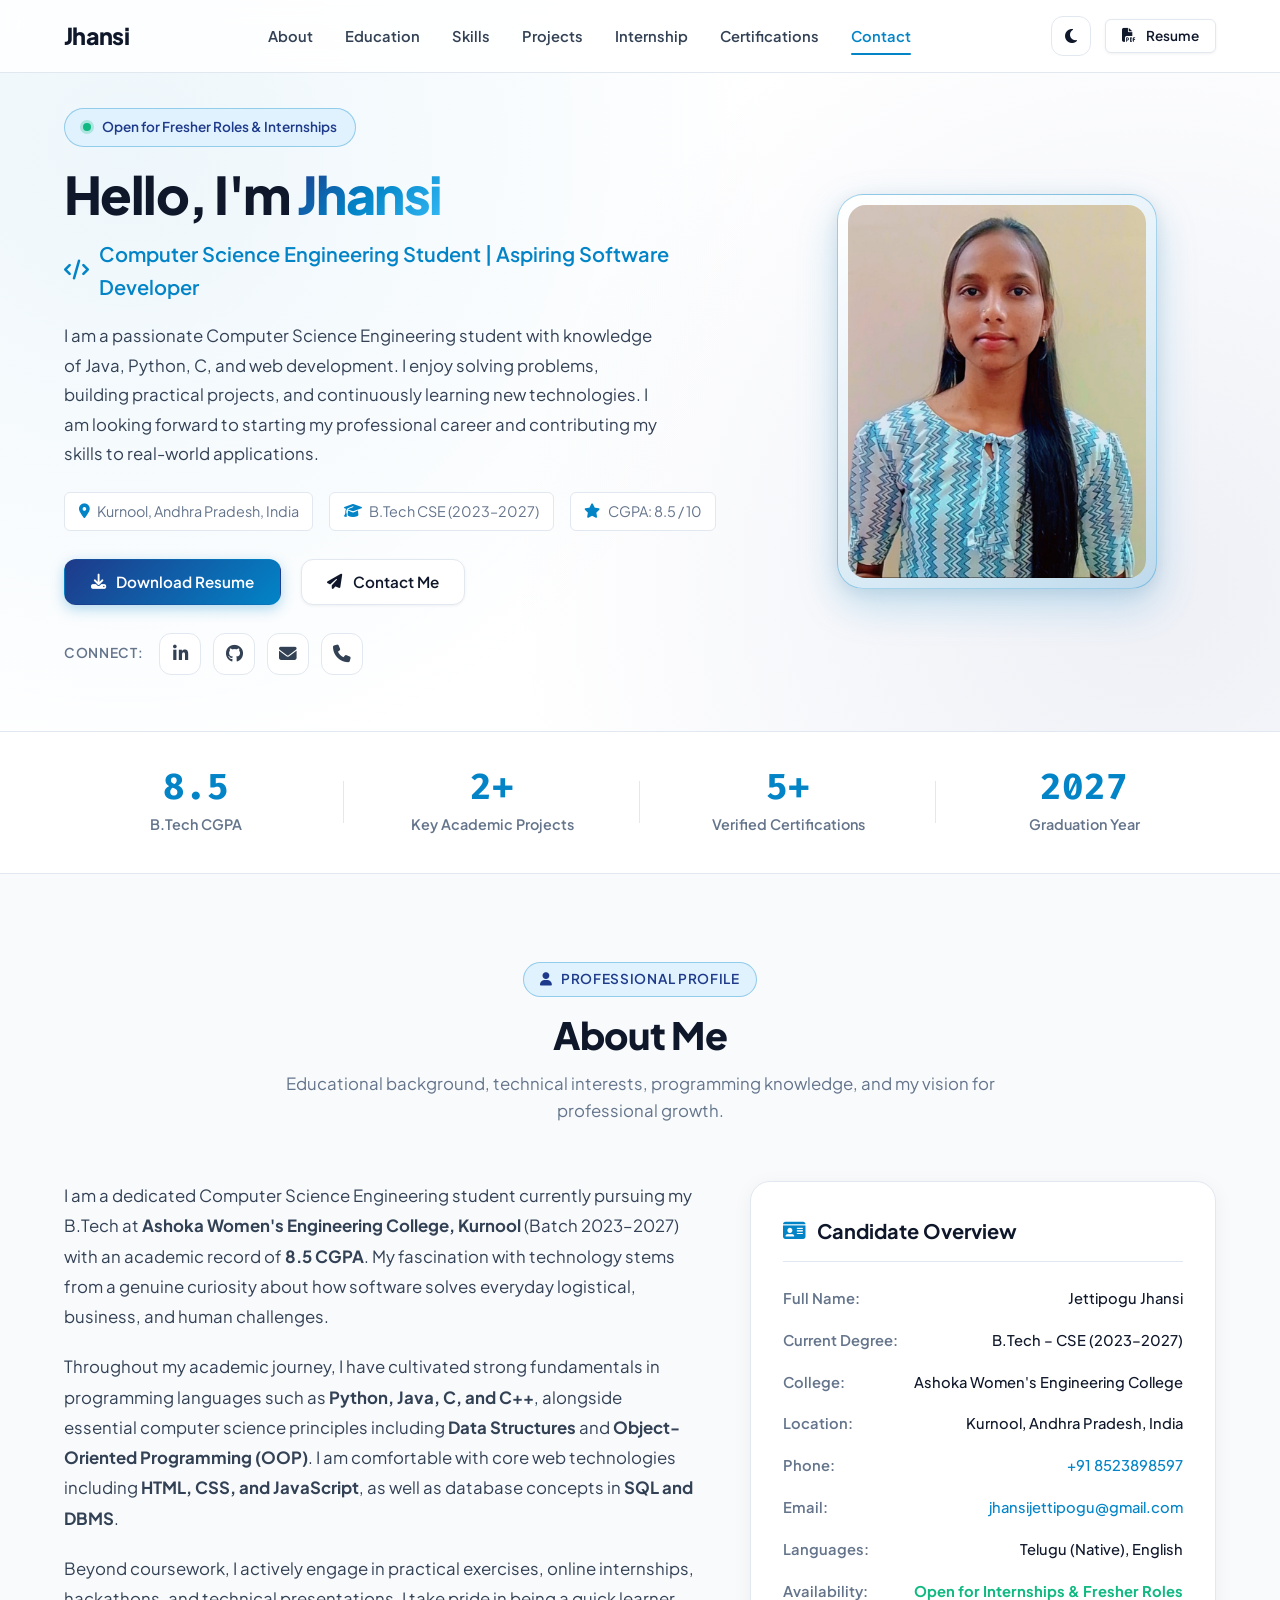
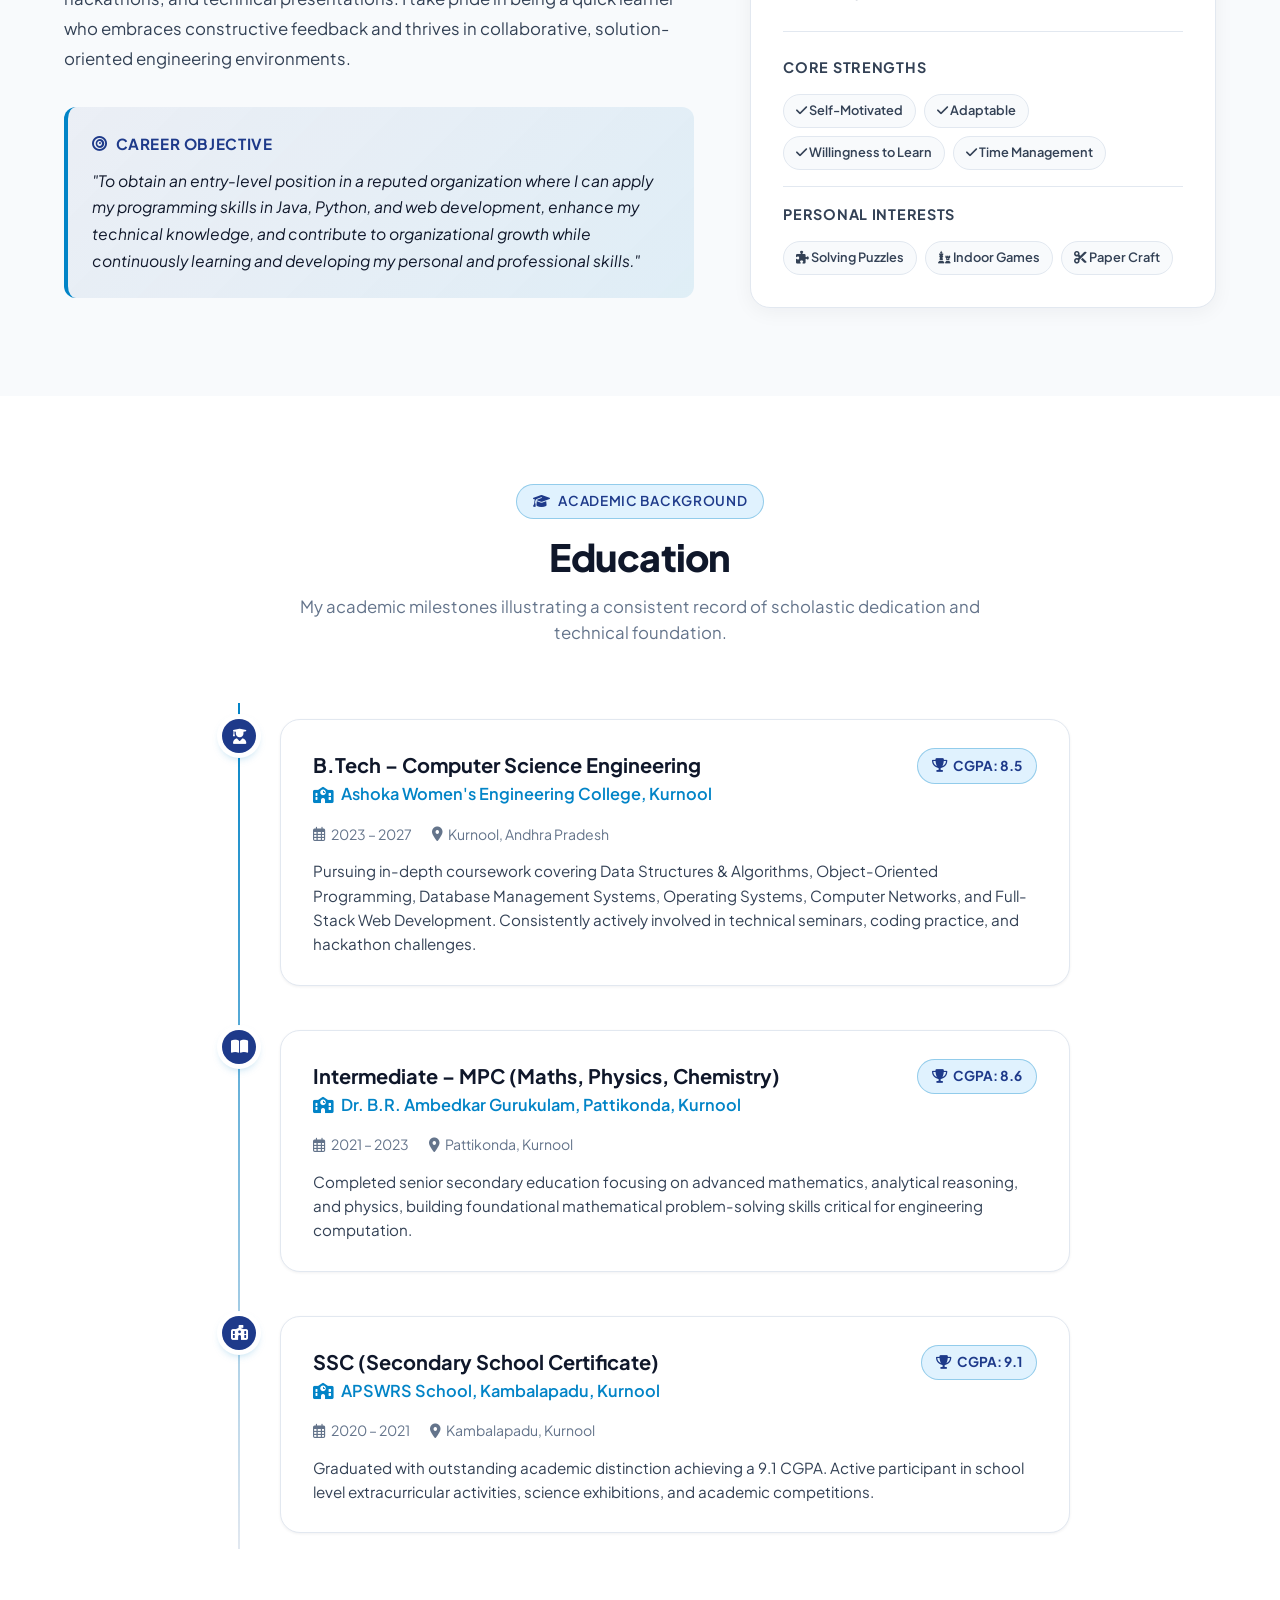
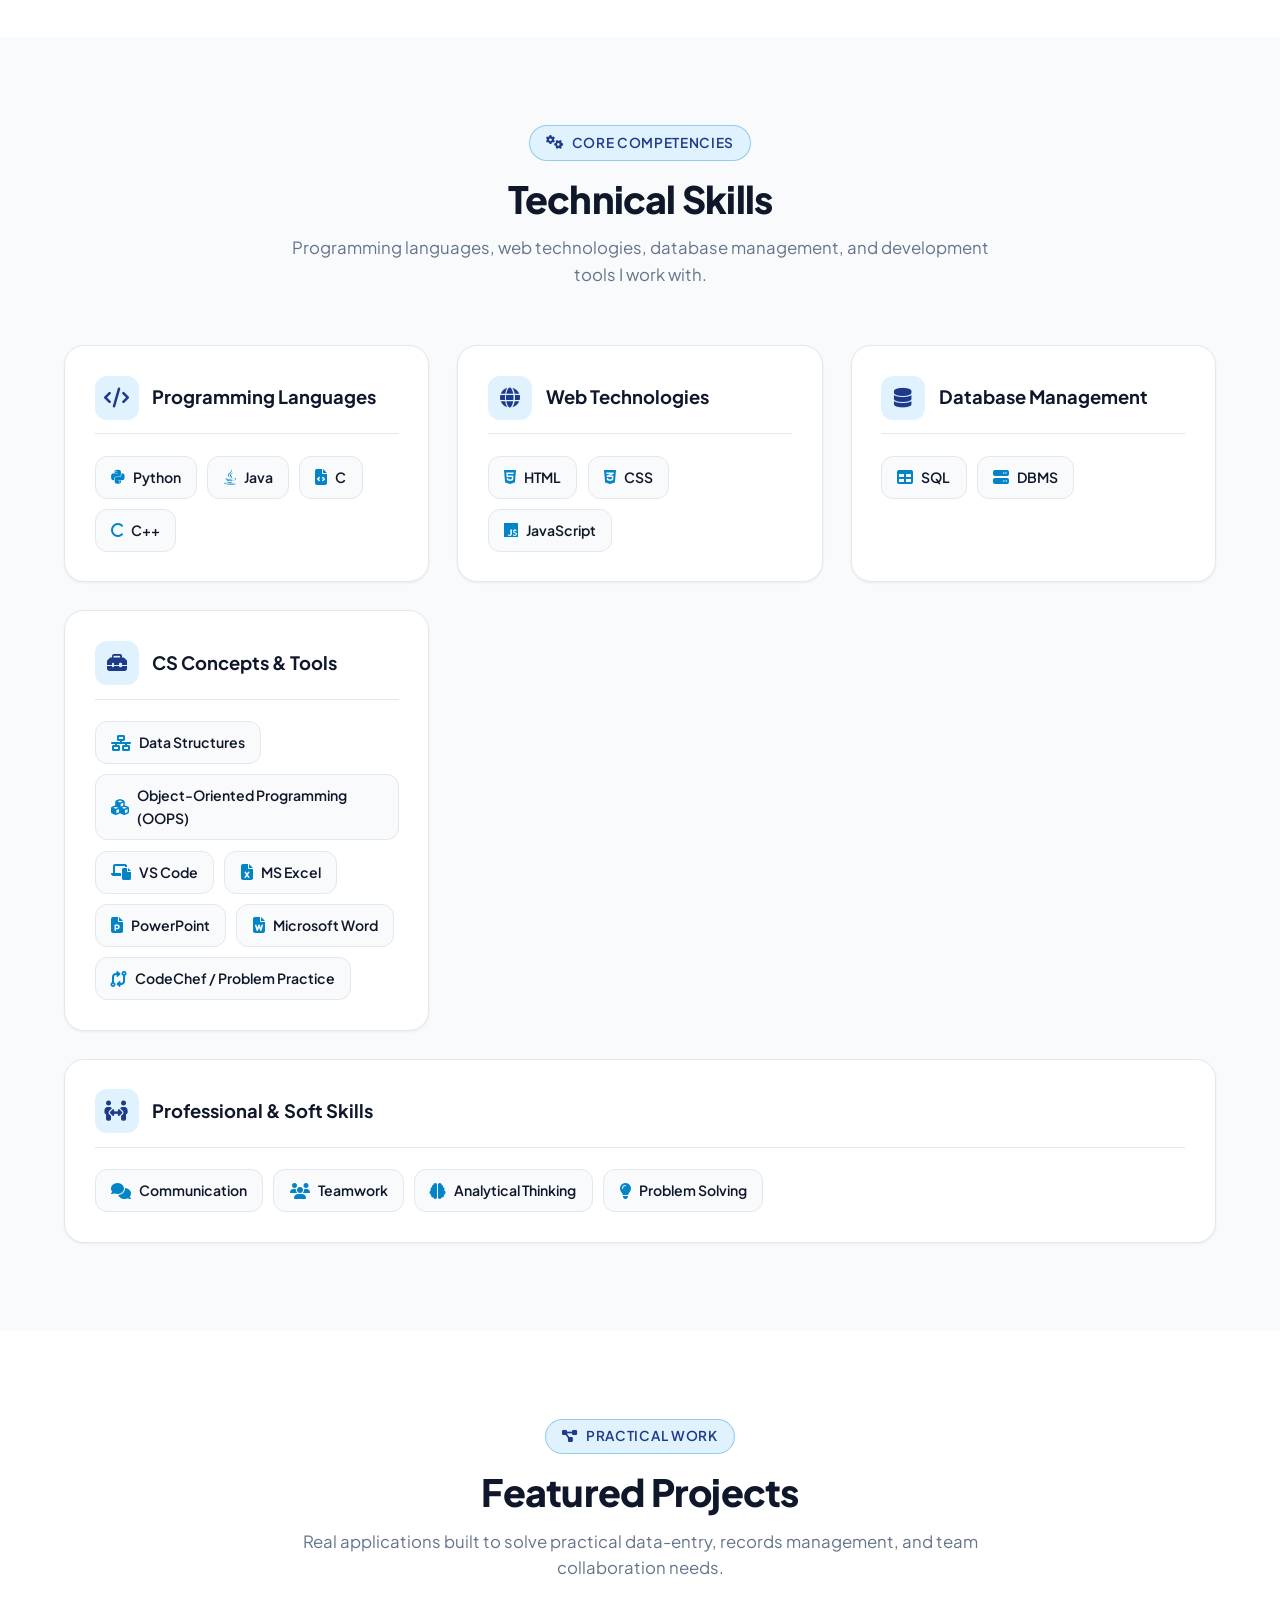
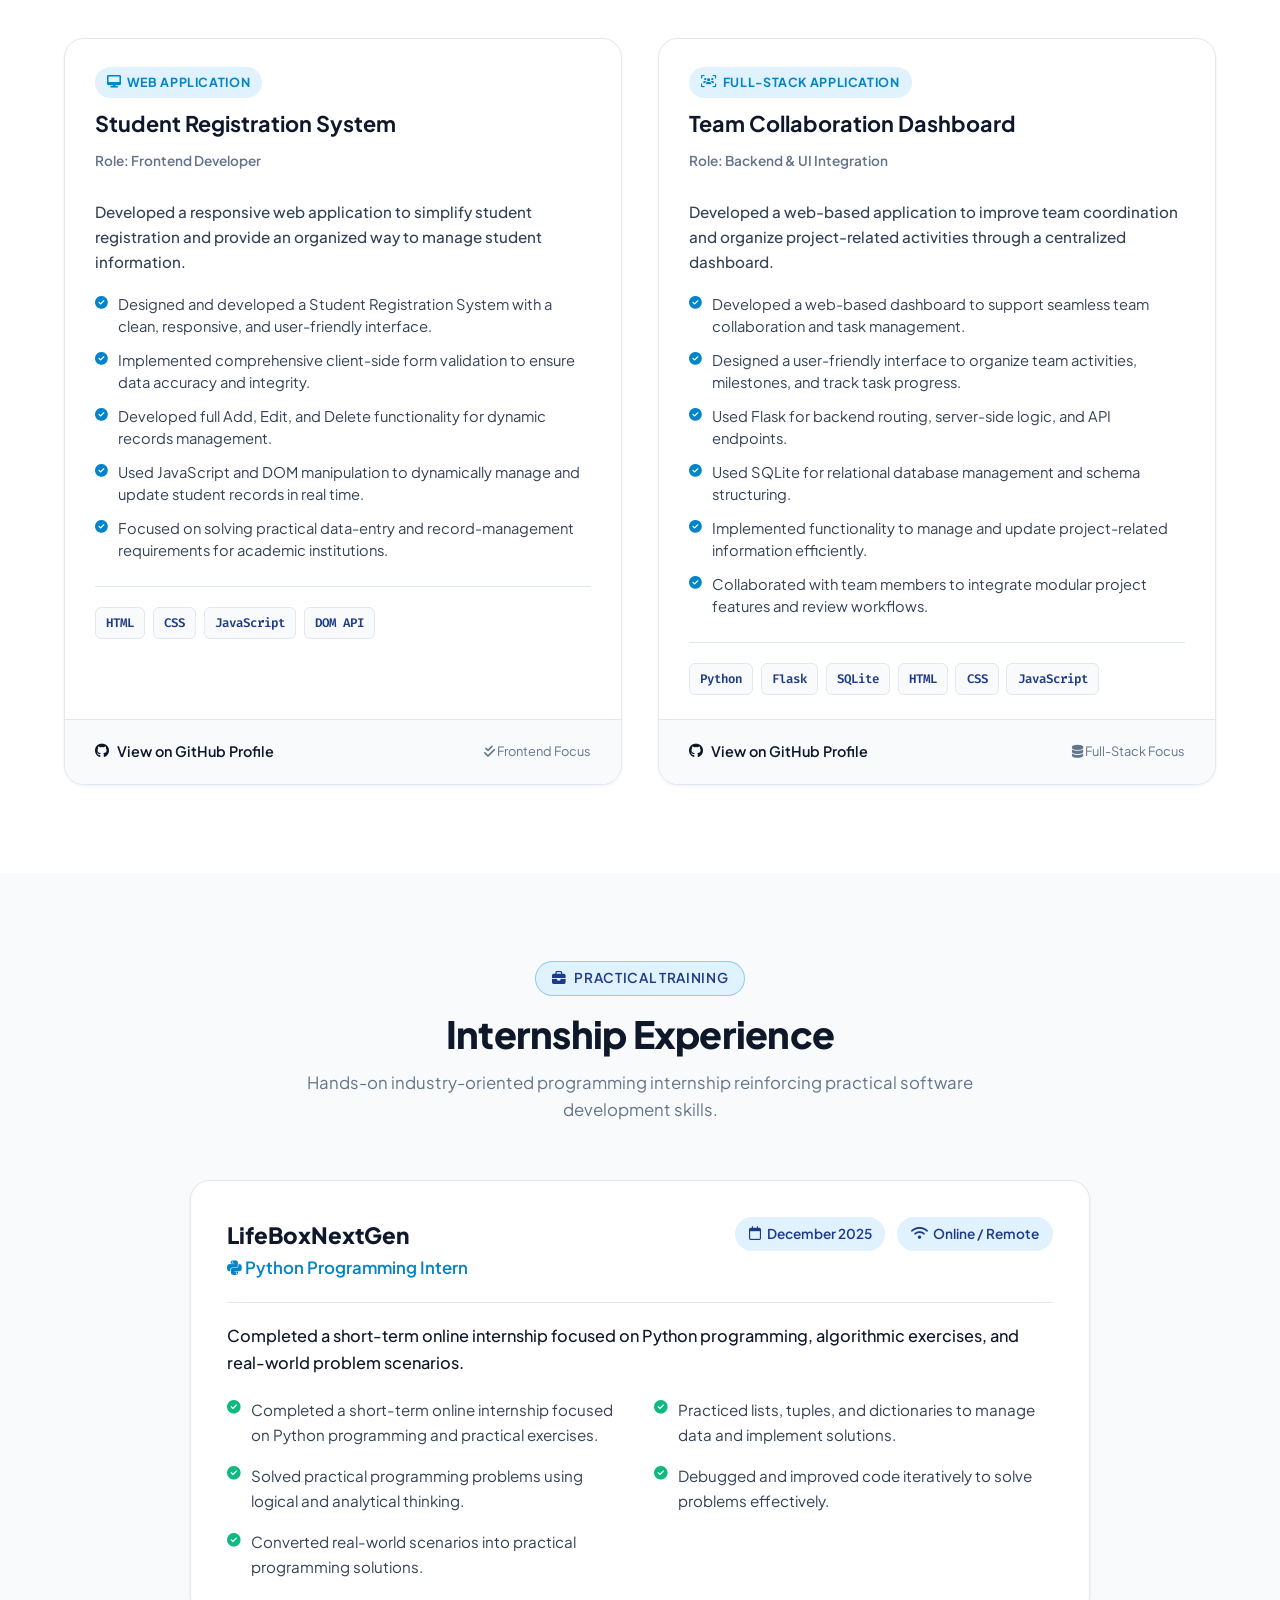
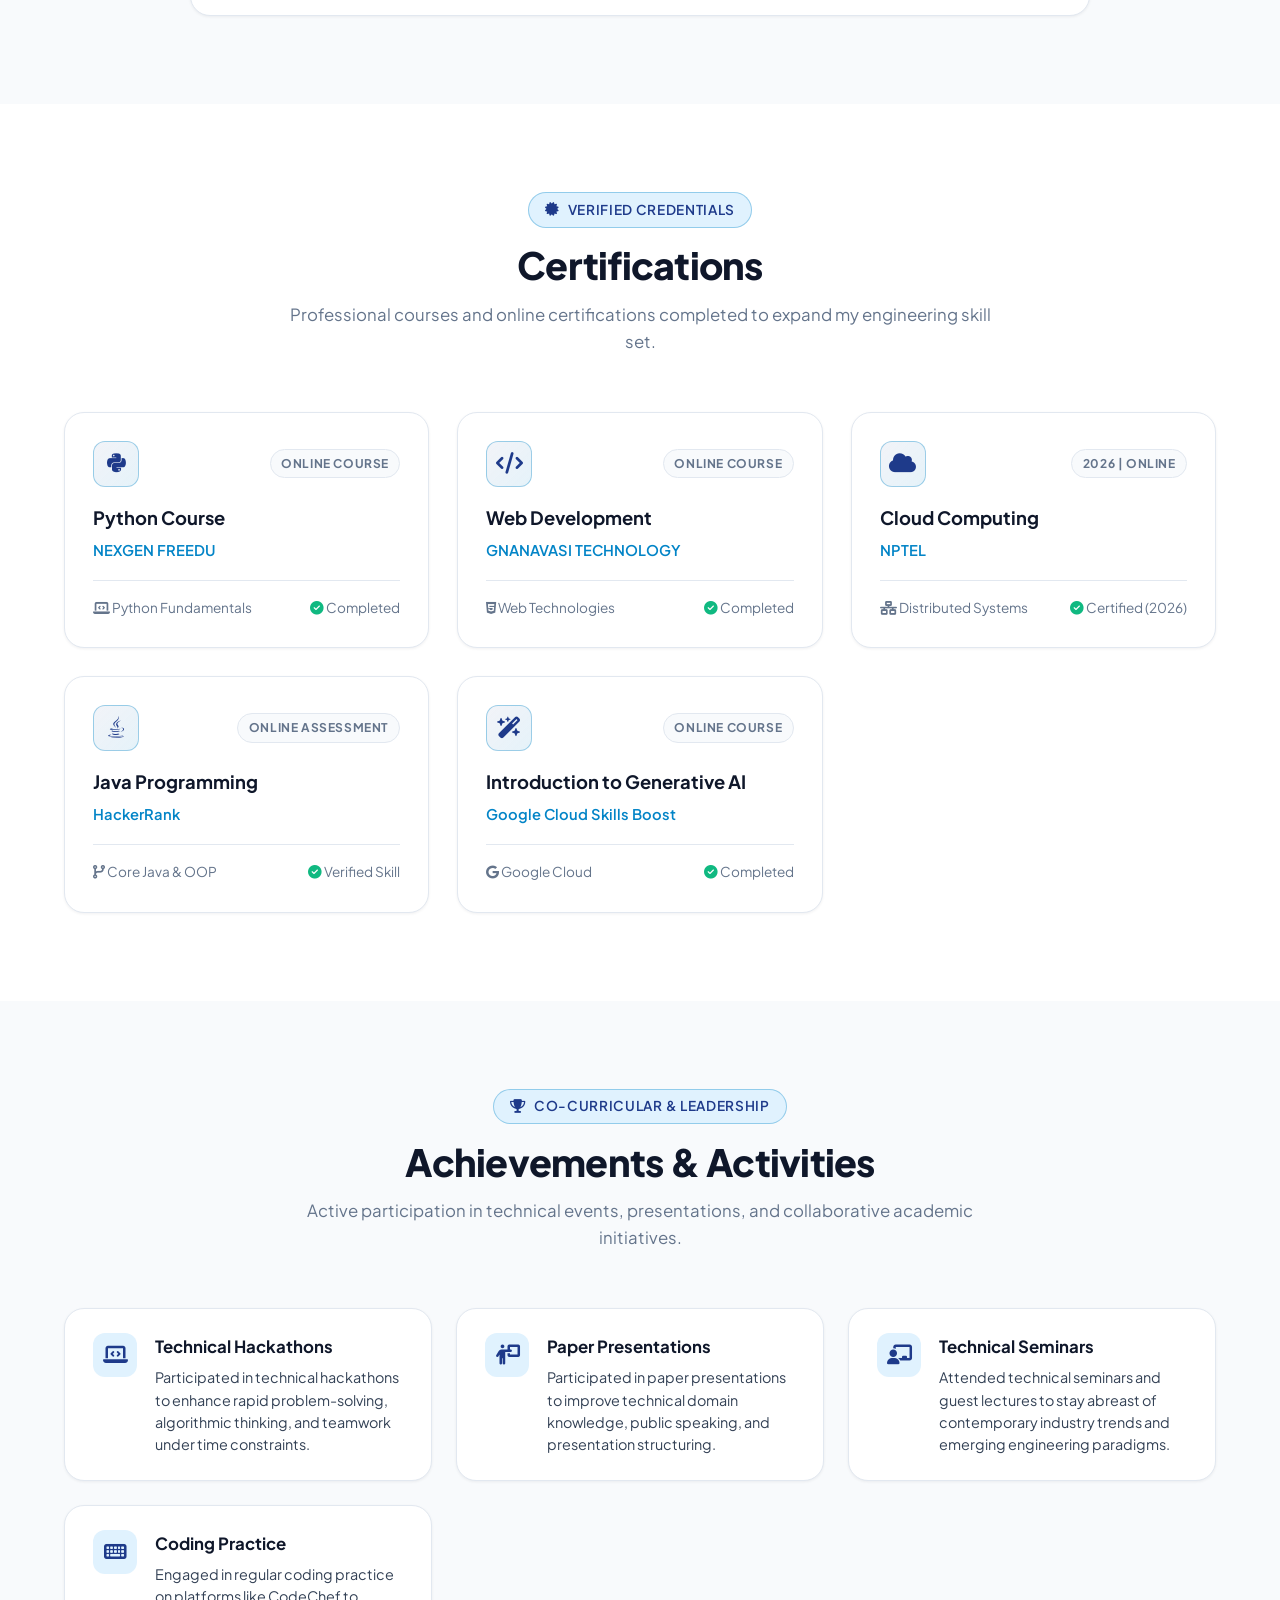
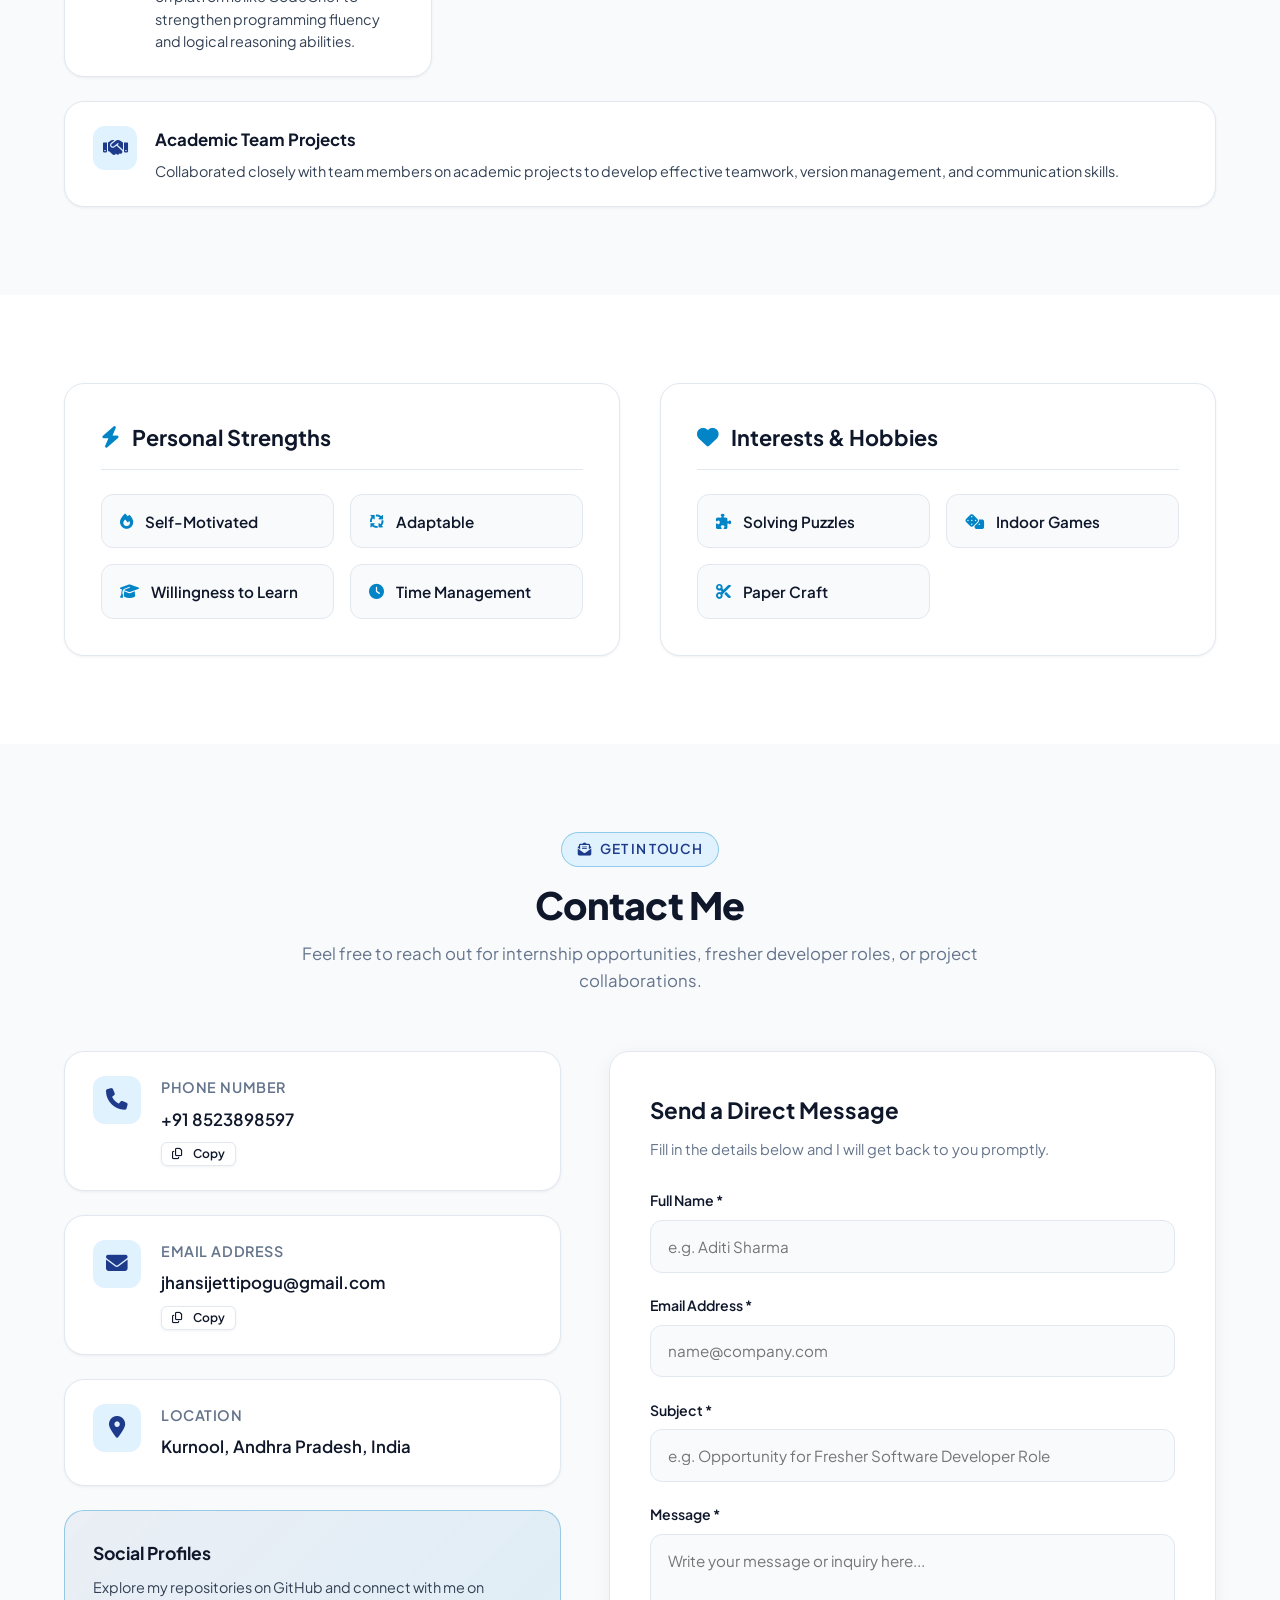
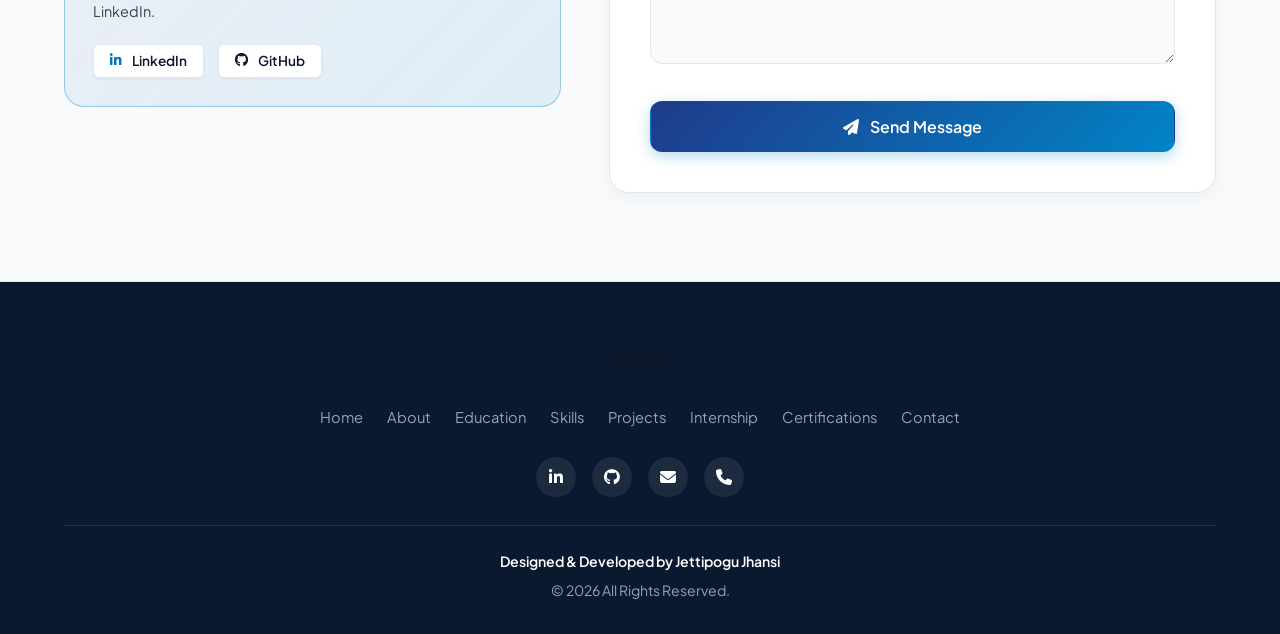
<file: Portfolio/index.html>
<!DOCTYPE html>
<html lang="en" data-theme="light">
<head>
  <meta charset="UTF-8" />
  <meta name="viewport" content="width=device-width, initial-scale=1.0" />
  <meta http-equiv="X-UA-Compatible" content="ie=edge" />

  <!-- Primary SEO Meta Tags -->
  <title>Jettipogu Jhansi | Computer Science Engineering Student & Aspiring Software Developer</title>
  <meta name="title" content="Jettipogu Jhansi | Computer Science Engineering Student & Aspiring Software Developer" />
  <meta name="description" content="Personal portfolio of Jettipogu Jhansi, a Computer Science Engineering student at Ashoka Women's Engineering College, Kurnool. Skilled in Python, Java, C, Web Development, and DBMS." />
  <meta name="keywords" content="Jettipogu Jhansi, Jhansi Jettipogu, Computer Science Engineer, Software Developer, Fresher, Portfolio, Kurnool, Python, Java, Web Development" />
  <meta name="author" content="Jettipogu Jhansi" />
  <meta name="robots" content="index, follow" />

  <!-- Open Graph / Facebook -->
  <meta property="og:type" content="website" />
  <meta property="og:title" content="Jettipogu Jhansi | Software Developer Portfolio" />
  <meta property="og:description" content="Computer Science Engineering student seeking entry-level software developer roles and internships. Skilled in Java, Python, C, SQL, and Web Technologies." />
  <meta property="og:image" content="assets/images/jhansi.jpg" />

  <!-- Google Fonts: Plus Jakarta Sans & Fira Code -->
  <link rel="preconnect" href="https://fonts.googleapis.com" />
  <link rel="preconnect" href="https://fonts.gstatic.com" crossorigin />
  <link href="https://fonts.googleapis.com/css2?family=Fira+Code:wght@400;500;600&family=Plus+Jakarta+Sans:ital,wght@0,300;0,400;0,500;0,600;0,700;0,800;1,400&display=swap" rel="stylesheet" />

  <!-- Font Awesome Icons -->
  <link rel="stylesheet" href="https://cdnjs.cloudflare.com/ajax/libs/font-awesome/6.5.1/css/all.min.css" integrity="sha512-DTOQO9RWCH3ppGqcWaEA1BIZOC6xxalwEsw9c2QQeAIftl+Vegovlnee1c9QX4TctnWMn13TZye+giMm8e2LwA==" crossorigin="anonymous" referrerpolicy="no-referrer" />

  <!-- Main Stylesheet -->
  <link rel="stylesheet" href="assets/css/styles.css" />

  <!-- Favicon -->
  <link rel="icon" type="image/svg+xml" href="data:image/svg+xml,<svg xmlns='http://www.w3.org/2000/svg' viewBox='0 0 100 100'><rect width='100' height='100' rx='25' fill='%231e3a8a'/><text x='50%' y='65%' font-size='50' font-weight='800' fill='%2338bdf8' font-family='sans-serif' text-anchor='middle'>JJ</text></svg>" />
</head>

<body>
  <!-- ==================== NAVIGATION BAR ==================== -->
  <header class="navbar" id="main-navbar">
    <div class="container nav-container">
      <a href="#hero" class="nav-brand" aria-label="Jhansi Home">
        <div class="brand-text">Jhansi</div>
      </a>

      <!-- Desktop & Mobile Navigation Links -->
      <nav class="nav-menu" id="nav-menu" aria-label="Main Navigation">
        <a href="#about" class="nav-link">About</a>
        <a href="#education" class="nav-link">Education</a>
        <a href="#skills" class="nav-link">Skills</a>
        <a href="#projects" class="nav-link">Projects</a>
        <a href="#internship" class="nav-link">Internship</a>
        <a href="#certifications" class="nav-link">Certifications</a>
        <a href="#contact" class="nav-link">Contact</a>
      </nav>

      <!-- Action Buttons -->
      <div class="nav-actions">
        <!-- Theme Toggle Button -->
        <button class="theme-toggle-btn" id="theme-toggle-btn" aria-label="Toggle Light and Dark Mode" title="Toggle Theme">
          <i class="fa-solid fa-moon moon-icon"></i>
          <i class="fa-solid fa-sun sun-icon"></i>
        </button>

        <!-- Resume Modal Trigger -->
        <button class="btn btn-secondary btn-sm btn-open-resume" aria-label="View Resume">
          <i class="fa-solid fa-file-pdf"></i> Resume
        </button>

        <!-- Mobile Hamburger -->
        <button class="nav-hamburger" id="nav-hamburger" aria-label="Open Navigation Menu" aria-expanded="false">
          <i class="fa-solid fa-bars"></i>
        </button>
      </div>
    </div>
  </header>

  <!-- ==================== HERO SECTION ==================== -->
  <section class="section hero-section" id="hero">
    <div class="container">
      <div class="hero-grid">
        <!-- Hero Text Content -->
        <div class="hero-text-content reveal">
          <div class="hero-badge-pill">
            <span class="status-dot"></span>
            <span>Open for Fresher Roles & Internships</span>
          </div>

          <h1 class="hero-title">
            Hello, I'm <span class="gradient-text">Jhansi</span>
          </h1>

          <div class="hero-role">
            <i class="fa-solid fa-code"></i>
            <span>Computer Science Engineering Student | Aspiring Software Developer</span>
          </div>

          <p class="hero-description">
            I am a passionate Computer Science Engineering student with knowledge of Java, Python, C, and web development. I enjoy solving problems, building practical projects, and continuously learning new technologies. I am looking forward to starting my professional career and contributing my skills to real-world applications.
          </p>

          <!-- Quick Meta Pill Badges -->
          <div class="hero-quick-meta">
            <span class="meta-item">
              <i class="fa-solid fa-location-dot"></i> Kurnool, Andhra Pradesh, India
            </span>
            <span class="meta-item">
              <i class="fa-solid fa-graduation-cap"></i> B.Tech CSE (2023–2027)
            </span>
            <span class="meta-item">
              <i class="fa-solid fa-star"></i> CGPA: 8.5 / 10
            </span>
          </div>

          <!-- Hero Call-to-Actions -->
          <div class="hero-cta-group">
            <button class="btn btn-primary btn-open-resume">
              <i class="fa-solid fa-download"></i> Download Resume
            </button>
            <a href="#contact" class="btn btn-secondary">
              <i class="fa-solid fa-paper-plane"></i> Contact Me
            </a>
          </div>

          <!-- Social Links -->
          <div class="hero-socials">
            <span class="social-label">Connect:</span>
            <div class="social-links">
              <a href="https://www.linkedin.com/in/jettipogu-jhansi-019263371" target="_blank" rel="noopener noreferrer" class="social-btn" aria-label="LinkedIn Profile" title="LinkedIn Profile">
                <i class="fa-brands fa-linkedin-in"></i>
              </a>
              <a href="https://github.com/JettipoguJhansi2025" target="_blank" rel="noopener noreferrer" class="social-btn" aria-label="GitHub Profile" title="GitHub Profile">
                <i class="fa-brands fa-github"></i>
              </a>
              <a href="mailto:jhansijettipogu@gmail.com" class="social-btn" aria-label="Send Email" title="Send Email">
                <i class="fa-solid fa-envelope"></i>
              </a>
              <a href="tel:+918523898597" class="social-btn" aria-label="Call Mobile" title="Call Phone">
                <i class="fa-solid fa-phone"></i>
              </a>
            </div>
          </div>
        </div>

        <!-- Hero Profile Visual Card -->
        <div class="hero-visual-wrapper reveal">
          <div class="hero-image-card">
            <div class="hero-image-container">
              <img src="assets/images/jhansi.jpg" alt="Jettipogu Jhansi - Computer Science Engineering Student" class="hero-profile-img" />
            </div>
          </div>
        </div>
      </div>
    </div>
  </section>

  <!-- ==================== STATS STRIP ==================== -->
  <section class="stats-strip" aria-label="Key Highlights">
    <div class="container">
      <div class="stats-grid">
        <div class="stat-item reveal">
          <div class="stat-number">8.5</div>
          <div class="stat-label">B.Tech CGPA</div>
        </div>
        <div class="stat-item reveal">
          <div class="stat-number">2+</div>
          <div class="stat-label">Key Academic Projects</div>
        </div>
        <div class="stat-item reveal">
          <div class="stat-number">5+</div>
          <div class="stat-label">Verified Certifications</div>
        </div>
        <div class="stat-item reveal">
          <div class="stat-number">2027</div>
          <div class="stat-label">Graduation Year</div>
        </div>
      </div>
    </div>
  </section>

  <!-- ==================== ABOUT ME SECTION ==================== -->
  <section class="section section-alt" id="about">
    <div class="container">
      <div class="section-header reveal">
        <span class="section-badge"><i class="fa-solid fa-user"></i> Professional Profile</span>
        <h2 class="section-title">About Me</h2>
        <p class="section-subtitle">
          Educational background, technical interests, programming knowledge, and my vision for professional growth.
        </p>
      </div>

      <div class="about-grid">
        <!-- Left: Narrative & Career Objective -->
        <div class="about-text-col reveal">
          <p>
            I am a dedicated Computer Science Engineering student currently pursuing my B.Tech at <strong>Ashoka Women's Engineering College, Kurnool</strong> (Batch 2023–2027) with an academic record of <strong>8.5 CGPA</strong>. My fascination with technology stems from a genuine curiosity about how software solves everyday logistical, business, and human challenges.
          </p>
          <p>
            Throughout my academic journey, I have cultivated strong fundamentals in programming languages such as <strong>Python, Java, C, and C++</strong>, alongside essential computer science principles including <strong>Data Structures</strong> and <strong>Object-Oriented Programming (OOP)</strong>. I am comfortable with core web technologies including <strong>HTML, CSS, and JavaScript</strong>, as well as database concepts in <strong>SQL and DBMS</strong>.
          </p>
          <p>
            Beyond coursework, I actively engage in practical exercises, online internships, hackathons, and technical presentations. I take pride in being a quick learner who embraces constructive feedback and thrives in collaborative, solution-oriented engineering environments.
          </p>

          <!-- Career Objective Highlight -->
          <div class="career-objective-card">
            <div class="objective-header">
              <i class="fa-solid fa-bullseye"></i> Career Objective
            </div>
            <p>
              "To obtain an entry-level position in a reputed organization where I can apply my programming skills in Java, Python, and web development, enhance my technical knowledge, and contribute to organizational growth while continuously learning and developing my personal and professional skills."
            </p>
          </div>
        </div>

        <!-- Right: Fast Facts & Profile Card -->
        <div class="about-info-col reveal">
          <div class="about-info-card">
            <h3 class="info-card-title">
              <i class="fa-solid fa-id-card"></i> Candidate Overview
            </h3>

            <div class="info-list">
              <div class="info-row">
                <span class="info-label">Full Name:</span>
                <span class="info-val">Jettipogu Jhansi</span>
              </div>
              <div class="info-row">
                <span class="info-label">Current Degree:</span>
                <span class="info-val">B.Tech – CSE (2023–2027)</span>
              </div>
              <div class="info-row">
                <span class="info-label">College:</span>
                <span class="info-val">Ashoka Women's Engineering College</span>
              </div>
              <div class="info-row">
                <span class="info-label">Location:</span>
                <span class="info-val">Kurnool, Andhra Pradesh, India</span>
              </div>
              <div class="info-row">
                <span class="info-label">Phone:</span>
                <span class="info-val"><a href="tel:+918523898597">+91 8523898597</a></span>
              </div>
              <div class="info-row">
                <span class="info-label">Email:</span>
                <span class="info-val"><a href="mailto:jhansijettipogu@gmail.com">jhansijettipogu@gmail.com</a></span>
              </div>
              <div class="info-row">
                <span class="info-label">Languages:</span>
                <span class="info-val">Telugu (Native), English</span>
              </div>
              <div class="info-row">
                <span class="info-label">Availability:</span>
                <span class="info-val" style="color: #10b981; font-weight: 700;">Open for Internships & Fresher Roles</span>
              </div>
            </div>

            <!-- Key Strengths Tag Pills -->
            <div class="about-tags-group">
              <div class="tags-title">Core Strengths</div>
              <div class="tag-pills">
                <span class="tag-pill"><i class="fa-solid fa-check"></i> Self-Motivated</span>
                <span class="tag-pill"><i class="fa-solid fa-check"></i> Adaptable</span>
                <span class="tag-pill"><i class="fa-solid fa-check"></i> Willingness to Learn</span>
                <span class="tag-pill"><i class="fa-solid fa-check"></i> Time Management</span>
              </div>
            </div>

            <!-- Interests Tag Pills -->
            <div class="about-tags-group" style="margin-top: 1rem; padding-top: 1rem;">
              <div class="tags-title">Personal Interests</div>
              <div class="tag-pills">
                <span class="tag-pill"><i class="fa-solid fa-puzzle-piece"></i> Solving Puzzles</span>
                <span class="tag-pill"><i class="fa-solid fa-chess"></i> Indoor Games</span>
                <span class="tag-pill"><i class="fa-solid fa-scissors"></i> Paper Craft</span>
              </div>
            </div>
          </div>
        </div>
      </div>
    </div>
  </section>

  <!-- ==================== EDUCATION SECTION ==================== -->
  <section class="section" id="education">
    <div class="container">
      <div class="section-header reveal">
        <span class="section-badge"><i class="fa-solid fa-graduation-cap"></i> Academic Background</span>
        <h2 class="section-title">Education</h2>
        <p class="section-subtitle">
          My academic milestones illustrating a consistent record of scholastic dedication and technical foundation.
        </p>
      </div>

      <div class="timeline-wrapper">
        <!-- Milestone 1: B.Tech -->
        <div class="timeline-item reveal">
          <div class="timeline-icon-box">
            <i class="fa-solid fa-user-graduate"></i>
          </div>
          <div class="timeline-card">
            <div class="timeline-header">
              <div>
                <h3 class="timeline-degree">B.Tech – Computer Science Engineering</h3>
                <div class="timeline-institute">
                  <i class="fa-solid fa-school"></i> Ashoka Women's Engineering College, Kurnool
                </div>
              </div>
              <span class="timeline-score-badge">
                <i class="fa-solid fa-trophy"></i> CGPA: 8.5
              </span>
            </div>
            <div class="timeline-meta">
              <span><i class="fa-regular fa-calendar-days"></i> 2023 – 2027</span>
              <span><i class="fa-solid fa-location-dot"></i> Kurnool, Andhra Pradesh</span>
            </div>
            <p class="timeline-details">
              Pursuing in-depth coursework covering Data Structures & Algorithms, Object-Oriented Programming, Database Management Systems, Operating Systems, Computer Networks, and Full-Stack Web Development. Consistently actively involved in technical seminars, coding practice, and hackathon challenges.
            </p>
          </div>
        </div>

        <!-- Milestone 2: Intermediate MPC -->
        <div class="timeline-item reveal">
          <div class="timeline-icon-box">
            <i class="fa-solid fa-book-open"></i>
          </div>
          <div class="timeline-card">
            <div class="timeline-header">
              <div>
                <h3 class="timeline-degree">Intermediate – MPC (Maths, Physics, Chemistry)</h3>
                <div class="timeline-institute">
                  <i class="fa-solid fa-school"></i> Dr. B.R. Ambedkar Gurukulam, Pattikonda, Kurnool
                </div>
              </div>
              <span class="timeline-score-badge">
                <i class="fa-solid fa-trophy"></i> CGPA: 8.6
              </span>
            </div>
            <div class="timeline-meta">
              <span><i class="fa-regular fa-calendar-days"></i> 2021 – 2023</span>
              <span><i class="fa-solid fa-location-dot"></i> Pattikonda, Kurnool</span>
            </div>
            <p class="timeline-details">
              Completed senior secondary education focusing on advanced mathematics, analytical reasoning, and physics, building foundational mathematical problem-solving skills critical for engineering computation.
            </p>
          </div>
        </div>

        <!-- Milestone 3: SSC -->
        <div class="timeline-item reveal">
          <div class="timeline-icon-box">
            <i class="fa-solid fa-school-flag"></i>
          </div>
          <div class="timeline-card">
            <div class="timeline-header">
              <div>
                <h3 class="timeline-degree">SSC (Secondary School Certificate)</h3>
                <div class="timeline-institute">
                  <i class="fa-solid fa-school"></i> APSWRS School, Kambalapadu, Kurnool
                </div>
              </div>
              <span class="timeline-score-badge">
                <i class="fa-solid fa-trophy"></i> CGPA: 9.1
              </span>
            </div>
            <div class="timeline-meta">
              <span><i class="fa-regular fa-calendar-days"></i> 2020 – 2021</span>
              <span><i class="fa-solid fa-location-dot"></i> Kambalapadu, Kurnool</span>
            </div>
            <p class="timeline-details">
              Graduated with outstanding academic distinction achieving a 9.1 CGPA. Active participant in school level extracurricular activities, science exhibitions, and academic competitions.
            </p>
          </div>
        </div>
      </div>
    </div>
  </section>

  <!-- ==================== TECHNICAL SKILLS SECTION ==================== -->
  <section class="section section-alt" id="skills">
    <div class="container">
      <div class="section-header reveal">
        <span class="section-badge"><i class="fa-solid fa-gears"></i> Core Competencies</span>
        <h2 class="section-title">Technical Skills</h2>
        <p class="section-subtitle">
          Programming languages, web technologies, database management, and development tools I work with.
        </p>
      </div>

      <div class="skills-grid">
        <!-- Category 1: Programming Languages -->
        <div class="skill-category-card reveal">
          <div class="category-header">
            <div class="cat-icon-wrap">
              <i class="fa-solid fa-code"></i>
            </div>
            <h3 class="cat-title">Programming Languages</h3>
          </div>
          <div class="skills-pill-collection">
            <span class="skill-chip"><i class="fa-brands fa-python"></i> Python</span>
            <span class="skill-chip"><i class="fa-brands fa-java"></i> Java</span>
            <span class="skill-chip"><i class="fa-solid fa-file-code"></i> C</span>
            <span class="skill-chip"><i class="fa-solid fa-c"></i> C++</span>
          </div>
        </div>

        <!-- Category 2: Web Technologies -->
        <div class="skill-category-card reveal">
          <div class="category-header">
            <div class="cat-icon-wrap">
              <i class="fa-solid fa-globe"></i>
            </div>
            <h3 class="cat-title">Web Technologies</h3>
          </div>
          <div class="skills-pill-collection">
            <span class="skill-chip"><i class="fa-brands fa-html5"></i> HTML</span>
            <span class="skill-chip"><i class="fa-brands fa-css3-alt"></i> CSS</span>
            <span class="skill-chip"><i class="fa-brands fa-js"></i> JavaScript</span>
          </div>
        </div>

        <!-- Category 3: Database -->
        <div class="skill-category-card reveal">
          <div class="category-header">
            <div class="cat-icon-wrap">
              <i class="fa-solid fa-database"></i>
            </div>
            <h3 class="cat-title">Database Management</h3>
          </div>
          <div class="skills-pill-collection">
            <span class="skill-chip"><i class="fa-solid fa-table"></i> SQL</span>
            <span class="skill-chip"><i class="fa-solid fa-server"></i> DBMS</span>
          </div>
        </div>

        <!-- Category 4: Other Skills & Tools -->
        <div class="skill-category-card reveal">
          <div class="category-header">
            <div class="cat-icon-wrap">
              <i class="fa-solid fa-toolbox"></i>
            </div>
            <h3 class="cat-title">CS Concepts & Tools</h3>
          </div>
          <div class="skills-pill-collection">
            <span class="skill-chip"><i class="fa-solid fa-network-wired"></i> Data Structures</span>
            <span class="skill-chip"><i class="fa-solid fa-cubes"></i> Object-Oriented Programming (OOPS)</span>
            <span class="skill-chip"><i class="fa-solid fa-laptop-file"></i> VS Code</span>
            <span class="skill-chip"><i class="fa-solid fa-file-excel"></i> MS Excel</span>
            <span class="skill-chip"><i class="fa-solid fa-file-powerpoint"></i> PowerPoint</span>
            <span class="skill-chip"><i class="fa-solid fa-file-word"></i> Microsoft Word</span>
            <span class="skill-chip"><i class="fa-solid fa-code-compare"></i> CodeChef / Problem Practice</span>
          </div>
        </div>

        <!-- Category 5: Soft Skills -->
        <div class="skill-category-card reveal" style="grid-column: 1 / -1;">
          <div class="category-header">
            <div class="cat-icon-wrap">
              <i class="fa-solid fa-people-arrows"></i>
            </div>
            <h3 class="cat-title">Professional & Soft Skills</h3>
          </div>
          <div class="skills-pill-collection">
            <span class="skill-chip"><i class="fa-solid fa-comments"></i> Communication</span>
            <span class="skill-chip"><i class="fa-solid fa-users"></i> Teamwork</span>
            <span class="skill-chip"><i class="fa-solid fa-brain"></i> Analytical Thinking</span>
            <span class="skill-chip"><i class="fa-solid fa-lightbulb"></i> Problem Solving</span>
          </div>
        </div>
      </div>
    </div>
  </section>

  <!-- ==================== PROJECTS SECTION ==================== -->
  <section class="section" id="projects">
    <div class="container">
      <div class="section-header reveal">
        <span class="section-badge"><i class="fa-solid fa-diagram-project"></i> Practical Work</span>
        <h2 class="section-title">Featured Projects</h2>
        <p class="section-subtitle">
          Real applications built to solve practical data-entry, records management, and team collaboration needs.
        </p>
      </div>

      <div class="projects-grid">
        <!-- Project 1: Student Registration System -->
        <div class="project-card reveal">
          <div class="project-card-header">
            <div>
              <span class="project-type-tag"><i class="fa-solid fa-desktop"></i> Web Application</span>
              <h3 class="project-title">Student Registration System</h3>
              <span class="project-role-badge">Role: Frontend Developer</span>
            </div>
          </div>

          <div class="project-card-body">
            <p style="font-size: 0.95rem; color: var(--text-secondary); margin-bottom: 1.15rem; font-weight: 500;">
              Developed a responsive web application to simplify student registration and provide an organized way to manage student information.
            </p>

            <ul class="project-features-list">
              <li class="feature-point">
                <i class="fa-solid fa-circle-check"></i>
                <span>Designed and developed a Student Registration System with a clean, responsive, and user-friendly interface.</span>
              </li>
              <li class="feature-point">
                <i class="fa-solid fa-circle-check"></i>
                <span>Implemented comprehensive client-side form validation to ensure data accuracy and integrity.</span>
              </li>
              <li class="feature-point">
                <i class="fa-solid fa-circle-check"></i>
                <span>Developed full Add, Edit, and Delete functionality for dynamic records management.</span>
              </li>
              <li class="feature-point">
                <i class="fa-solid fa-circle-check"></i>
                <span>Used JavaScript and DOM manipulation to dynamically manage and update student records in real time.</span>
              </li>
              <li class="feature-point">
                <i class="fa-solid fa-circle-check"></i>
                <span>Focused on solving practical data-entry and record-management requirements for academic institutions.</span>
              </li>
            </ul>

            <div class="project-tech-stack">
              <span class="tech-tag">HTML</span>
              <span class="tech-tag">CSS</span>
              <span class="tech-tag">JavaScript</span>
              <span class="tech-tag">DOM API</span>
            </div>
          </div>

          <div class="project-card-footer">
            <a href="https://github.com/JettipoguJhansi2025" target="_blank" rel="noopener noreferrer" class="project-github-link">
              <i class="fa-brands fa-github"></i> View on GitHub Profile
            </a>
            <span style="font-size: 0.8rem; color: var(--text-muted);"><i class="fa-solid fa-check-double"></i> Frontend Focus</span>
          </div>
        </div>

        <!-- Project 2: Team Collaboration Dashboard -->
        <div class="project-card reveal">
          <div class="project-card-header">
            <div>
              <span class="project-type-tag"><i class="fa-solid fa-users-viewfinder"></i> Full-Stack Application</span>
              <h3 class="project-title">Team Collaboration Dashboard</h3>
              <span class="project-role-badge">Role: Backend & UI Integration</span>
            </div>
          </div>

          <div class="project-card-body">
            <p style="font-size: 0.95rem; color: var(--text-secondary); margin-bottom: 1.15rem; font-weight: 500;">
              Developed a web-based application to improve team coordination and organize project-related activities through a centralized dashboard.
            </p>

            <ul class="project-features-list">
              <li class="feature-point">
                <i class="fa-solid fa-circle-check"></i>
                <span>Developed a web-based dashboard to support seamless team collaboration and task management.</span>
              </li>
              <li class="feature-point">
                <i class="fa-solid fa-circle-check"></i>
                <span>Designed a user-friendly interface to organize team activities, milestones, and track task progress.</span>
              </li>
              <li class="feature-point">
                <i class="fa-solid fa-circle-check"></i>
                <span>Used Flask for backend routing, server-side logic, and API endpoints.</span>
              </li>
              <li class="feature-point">
                <i class="fa-solid fa-circle-check"></i>
                <span>Used SQLite for relational database management and schema structuring.</span>
              </li>
              <li class="feature-point">
                <i class="fa-solid fa-circle-check"></i>
                <span>Implemented functionality to manage and update project-related information efficiently.</span>
              </li>
              <li class="feature-point">
                <i class="fa-solid fa-circle-check"></i>
                <span>Collaborated with team members to integrate modular project features and review workflows.</span>
              </li>
            </ul>

            <div class="project-tech-stack">
              <span class="tech-tag">Python</span>
              <span class="tech-tag">Flask</span>
              <span class="tech-tag">SQLite</span>
              <span class="tech-tag">HTML</span>
              <span class="tech-tag">CSS</span>
              <span class="tech-tag">JavaScript</span>
            </div>
          </div>

          <div class="project-card-footer">
            <a href="https://github.com/JettipoguJhansi2025" target="_blank" rel="noopener noreferrer" class="project-github-link">
              <i class="fa-brands fa-github"></i> View on GitHub Profile
            </a>
            <span style="font-size: 0.8rem; color: var(--text-muted);"><i class="fa-solid fa-database"></i> Full-Stack Focus</span>
          </div>
        </div>
      </div>
    </div>
  </section>

  <!-- ==================== INTERNSHIP SECTION ==================== -->
  <section class="section section-alt" id="internship">
    <div class="container">
      <div class="section-header reveal">
        <span class="section-badge"><i class="fa-solid fa-briefcase"></i> Practical Training</span>
        <h2 class="section-title">Internship Experience</h2>
        <p class="section-subtitle">
          Hands-on industry-oriented programming internship reinforcing practical software development skills.
        </p>
      </div>

      <div class="internship-card reveal">
        <div class="internship-top">
          <div>
            <h3 class="internship-company">LifeBoxNextGen</h3>
            <div class="internship-role">
              <i class="fa-brands fa-python"></i> Python Programming Intern
            </div>
          </div>
          <div class="internship-meta-pills">
            <span class="internship-badge">
              <i class="fa-regular fa-calendar"></i> December 2025
            </span>
            <span class="internship-badge">
              <i class="fa-solid fa-wifi"></i> Online / Remote
            </span>
          </div>
        </div>

        <p style="font-size: 1.02rem; color: var(--text-primary); font-weight: 500; margin-bottom: 1.25rem;">
          Completed a short-term online internship focused on Python programming, algorithmic exercises, and real-world problem scenarios.
        </p>

        <div class="internship-points">
          <div class="intern-point">
            <i class="fa-solid fa-circle-check"></i>
            <span>Completed a short-term online internship focused on Python programming and practical exercises.</span>
          </div>
          <div class="intern-point">
            <i class="fa-solid fa-circle-check"></i>
            <span>Practiced lists, tuples, and dictionaries to manage data and implement solutions.</span>
          </div>
          <div class="intern-point">
            <i class="fa-solid fa-circle-check"></i>
            <span>Solved practical programming problems using logical and analytical thinking.</span>
          </div>
          <div class="intern-point">
            <i class="fa-solid fa-circle-check"></i>
            <span>Debugged and improved code iteratively to solve problems effectively.</span>
          </div>
          <div class="intern-point">
            <i class="fa-solid fa-circle-check"></i>
            <span>Converted real-world scenarios into practical programming solutions.</span>
          </div>
        </div>
      </div>
    </div>
  </section>

  <!-- ==================== CERTIFICATIONS SECTION ==================== -->
  <section class="section" id="certifications">
    <div class="container">
      <div class="section-header reveal">
        <span class="section-badge"><i class="fa-solid fa-certificate"></i> Verified Credentials</span>
        <h2 class="section-title">Certifications</h2>
        <p class="section-subtitle">
          Professional courses and online certifications completed to expand my engineering skill set.
        </p>
      </div>

      <div class="certs-grid">
        <!-- Cert 1 -->
        <div class="cert-card reveal">
          <div class="cert-icon-strip">
            <div class="cert-icon">
              <i class="fa-brands fa-python"></i>
            </div>
            <span class="cert-mode-badge">Online Course</span>
          </div>
          <h3 class="cert-title">Python Course</h3>
          <div class="cert-issuer">NEXGEN FREEDU</div>
          <div class="cert-footer">
            <span><i class="fa-solid fa-laptop-code"></i> Python Fundamentals</span>
            <span><i class="fa-solid fa-circle-check" style="color: #10b981;"></i> Completed</span>
          </div>
        </div>

        <!-- Cert 2 -->
        <div class="cert-card reveal">
          <div class="cert-icon-strip">
            <div class="cert-icon">
              <i class="fa-solid fa-code"></i>
            </div>
            <span class="cert-mode-badge">Online Course</span>
          </div>
          <h3 class="cert-title">Web Development</h3>
          <div class="cert-issuer">GNANAVASI TECHNOLOGY</div>
          <div class="cert-footer">
            <span><i class="fa-brands fa-html5"></i> Web Technologies</span>
            <span><i class="fa-solid fa-circle-check" style="color: #10b981;"></i> Completed</span>
          </div>
        </div>

        <!-- Cert 3 -->
        <div class="cert-card reveal">
          <div class="cert-icon-strip">
            <div class="cert-icon">
              <i class="fa-solid fa-cloud"></i>
            </div>
            <span class="cert-mode-badge">2026 | Online</span>
          </div>
          <h3 class="cert-title">Cloud Computing</h3>
          <div class="cert-issuer">NPTEL</div>
          <div class="cert-footer">
            <span><i class="fa-solid fa-network-wired"></i> Distributed Systems</span>
            <span><i class="fa-solid fa-circle-check" style="color: #10b981;"></i> Certified (2026)</span>
          </div>
        </div>

        <!-- Cert 4 -->
        <div class="cert-card reveal">
          <div class="cert-icon-strip">
            <div class="cert-icon">
              <i class="fa-brands fa-java"></i>
            </div>
            <span class="cert-mode-badge">Online Assessment</span>
          </div>
          <h3 class="cert-title">Java Programming</h3>
          <div class="cert-issuer">HackerRank</div>
          <div class="cert-footer">
            <span><i class="fa-solid fa-code-branch"></i> Core Java & OOP</span>
            <span><i class="fa-solid fa-circle-check" style="color: #10b981;"></i> Verified Skill</span>
          </div>
        </div>

        <!-- Cert 5 -->
        <div class="cert-card reveal">
          <div class="cert-icon-strip">
            <div class="cert-icon">
              <i class="fa-solid fa-wand-magic-sparkles"></i>
            </div>
            <span class="cert-mode-badge">Online Course</span>
          </div>
          <h3 class="cert-title">Introduction to Generative AI</h3>
          <div class="cert-issuer">Google Cloud Skills Boost</div>
          <div class="cert-footer">
            <span><i class="fa-brands fa-google"></i> Google Cloud</span>
            <span><i class="fa-solid fa-circle-check" style="color: #10b981;"></i> Completed</span>
          </div>
        </div>
      </div>
    </div>
  </section>

  <!-- ==================== ACHIEVEMENTS & ACTIVITIES ==================== -->
  <section class="section section-alt" id="achievements">
    <div class="container">
      <div class="section-header reveal">
        <span class="section-badge"><i class="fa-solid fa-trophy"></i> Co-Curricular & Leadership</span>
        <h2 class="section-title">Achievements & Activities</h2>
        <p class="section-subtitle">
          Active participation in technical events, presentations, and collaborative academic initiatives.
        </p>
      </div>

      <div class="achievements-grid">
        <div class="achievement-card reveal">
          <div class="achieve-icon-wrap">
            <i class="fa-solid fa-laptop-code"></i>
          </div>
          <div class="achieve-content">
            <h4>Technical Hackathons</h4>
            <p>Participated in technical hackathons to enhance rapid problem-solving, algorithmic thinking, and teamwork under time constraints.</p>
          </div>
        </div>

        <div class="achievement-card reveal">
          <div class="achieve-icon-wrap">
            <i class="fa-solid fa-person-chalkboard"></i>
          </div>
          <div class="achieve-content">
            <h4>Paper Presentations</h4>
            <p>Participated in paper presentations to improve technical domain knowledge, public speaking, and presentation structuring.</p>
          </div>
        </div>

        <div class="achievement-card reveal">
          <div class="achieve-icon-wrap">
            <i class="fa-solid fa-chalkboard-user"></i>
          </div>
          <div class="achieve-content">
            <h4>Technical Seminars</h4>
            <p>Attended technical seminars and guest lectures to stay abreast of contemporary industry trends and emerging engineering paradigms.</p>
          </div>
        </div>

        <div class="achievement-card reveal">
          <div class="achieve-icon-wrap">
            <i class="fa-solid fa-keyboard"></i>
          </div>
          <div class="achieve-content">
            <h4>Coding Practice</h4>
            <p>Engaged in regular coding practice on platforms like CodeChef to strengthen programming fluency and logical reasoning abilities.</p>
          </div>
        </div>

        <div class="achievement-card reveal" style="grid-column: 1 / -1;">
          <div class="achieve-icon-wrap">
            <i class="fa-solid fa-handshake"></i>
          </div>
          <div class="achieve-content">
            <h4>Academic Team Projects</h4>
            <p>Collaborated closely with team members on academic projects to develop effective teamwork, version management, and communication skills.</p>
          </div>
        </div>
      </div>
    </div>
  </section>

  <!-- ==================== STRENGTHS & INTERESTS ==================== -->
  <section class="section" id="strengths-interests">
    <div class="container">
      <div class="attributes-grid">
        <!-- Strengths Card -->
        <div class="attribute-card reveal">
          <h3 class="attribute-title">
            <i class="fa-solid fa-bolt"></i> Personal Strengths
          </h3>
          <div class="attribute-items-list">
            <div class="attr-item">
              <i class="fa-solid fa-fire"></i>
              <span>Self-Motivated</span>
            </div>
            <div class="attr-item">
              <i class="fa-solid fa-arrows-spin"></i>
              <span>Adaptable</span>
            </div>
            <div class="attr-item">
              <i class="fa-solid fa-graduation-cap"></i>
              <span>Willingness to Learn</span>
            </div>
            <div class="attr-item">
              <i class="fa-solid fa-clock"></i>
              <span>Time Management</span>
            </div>
          </div>
        </div>

        <!-- Interests Card -->
        <div class="attribute-card reveal">
          <h3 class="attribute-title">
            <i class="fa-solid fa-heart"></i> Interests & Hobbies
          </h3>
          <div class="attribute-items-list">
            <div class="attr-item">
              <i class="fa-solid fa-puzzle-piece"></i>
              <span>Solving Puzzles</span>
            </div>
            <div class="attr-item">
              <i class="fa-solid fa-dice"></i>
              <span>Indoor Games</span>
            </div>
            <div class="attr-item">
              <i class="fa-solid fa-scissors"></i>
              <span>Paper Craft</span>
            </div>
          </div>
        </div>
      </div>
    </div>
  </section>

  <!-- ==================== CONTACT SECTION ==================== -->
  <section class="section section-alt" id="contact">
    <div class="container">
      <div class="section-header reveal">
        <span class="section-badge"><i class="fa-solid fa-envelope-open-text"></i> Get In Touch</span>
        <h2 class="section-title">Contact Me</h2>
        <p class="section-subtitle">
          Feel free to reach out for internship opportunities, fresher developer roles, or project collaborations.
        </p>
      </div>

      <div class="contact-grid">
        <!-- Contact Info Cards -->
        <div class="contact-info-panel reveal">
          <!-- Phone Card -->
          <div class="contact-card-box">
            <div class="contact-icon-box">
              <i class="fa-solid fa-phone"></i>
            </div>
            <div class="contact-detail-content">
              <h4>Phone Number</h4>
              <a href="tel:+918523898597">+91 8523898597</a>
              <div style="margin-top: 0.35rem;">
                <button type="button" class="btn btn-secondary btn-sm btn-copy-info" data-copy="+918523898597" style="padding: 0.25rem 0.6rem; font-size: 0.75rem;">
                  <i class="fa-regular fa-copy"></i> Copy
                </button>
              </div>
            </div>
          </div>

          <!-- Email Card -->
          <div class="contact-card-box">
            <div class="contact-icon-box">
              <i class="fa-solid fa-envelope"></i>
            </div>
            <div class="contact-detail-content">
              <h4>Email Address</h4>
              <a href="mailto:jhansijettipogu@gmail.com">jhansijettipogu@gmail.com</a>
              <div style="margin-top: 0.35rem;">
                <button type="button" class="btn btn-secondary btn-sm btn-copy-info" data-copy="jhansijettipogu@gmail.com" style="padding: 0.25rem 0.6rem; font-size: 0.75rem;">
                  <i class="fa-regular fa-copy"></i> Copy
                </button>
              </div>
            </div>
          </div>

          <!-- Location Card -->
          <div class="contact-card-box">
            <div class="contact-icon-box">
              <i class="fa-solid fa-location-dot"></i>
            </div>
            <div class="contact-detail-content">
              <h4>Location</h4>
              <p>Kurnool, Andhra Pradesh, India</p>
            </div>
          </div>

          <!-- Social Links Connect Card -->
          <div class="social-connect-card">
            <h4>Social Profiles</h4>
            <p>Explore my repositories on GitHub and connect with me on LinkedIn.</p>
            <div class="contact-social-buttons">
              <a href="https://www.linkedin.com/in/jettipogu-jhansi-019263371" target="_blank" rel="noopener noreferrer" class="btn btn-secondary btn-sm" aria-label="Visit LinkedIn">
                <i class="fa-brands fa-linkedin-in" style="color: #0077b5;"></i> LinkedIn
              </a>
              <a href="https://github.com/JettipoguJhansi2025" target="_blank" rel="noopener noreferrer" class="btn btn-secondary btn-sm" aria-label="Visit GitHub">
                <i class="fa-brands fa-github"></i> GitHub
              </a>
            </div>
          </div>
        </div>

        <!-- Contact Form -->
        <div class="contact-form-panel reveal">
          <h3 class="form-title">Send a Direct Message</h3>
          <p class="form-subtitle">Fill in the details below and I will get back to you promptly.</p>

          <form id="contact-form" autocomplete="on">
            <div class="form-group">
              <label for="contact-name" class="form-label">Full Name *</label>
              <input type="text" id="contact-name" name="name" class="form-control" placeholder="e.g. Aditi Sharma" required />
            </div>

            <div class="form-group">
              <label for="contact-email" class="form-label">Email Address *</label>
              <input type="email" id="contact-email" name="email" class="form-control" placeholder="name@company.com" required />
            </div>

            <div class="form-group">
              <label for="contact-subject" class="form-label">Subject *</label>
              <input type="text" id="contact-subject" name="subject" class="form-control" placeholder="e.g. Opportunity for Fresher Software Developer Role" required />
            </div>

            <div class="form-group">
              <label for="contact-message" class="form-label">Message *</label>
              <textarea id="contact-message" name="message" class="form-control" placeholder="Write your message or inquiry here..." required></textarea>
            </div>

            <button type="submit" class="btn btn-primary form-submit-btn">
              <i class="fa-solid fa-paper-plane"></i> Send Message
            </button>
          </form>
        </div>
      </div>
    </div>
  </section>

  <!-- ==================== RESUME PREVIEW MODAL ==================== -->
  <div class="modal-overlay" id="resume-modal" role="dialog" aria-modal="true" aria-labelledby="resume-modal-title">
    <div class="modal-content">
      <div class="modal-header">
        <h3 class="modal-title" id="resume-modal-title">
          <i class="fa-solid fa-file-pdf" style="color: var(--blue-primary);"></i> Curriculum Vitae – Jettipogu Jhansi
        </h3>
        <div class="modal-actions">
          <a href="resume.html" target="_blank" class="btn btn-secondary btn-sm" title="Open Clean Printable View in New Tab">
            <i class="fa-solid fa-arrow-up-right-from-square"></i> Full Page
          </a>
          <button type="button" class="btn btn-primary btn-sm" id="print-resume-btn" title="Print or Save as PDF">
            <i class="fa-solid fa-print"></i> Print / Save PDF
          </button>
          <button type="button" class="modal-close-btn" id="close-resume-modal" aria-label="Close Resume Modal">
            <i class="fa-solid fa-xmark"></i>
          </button>
        </div>
      </div>

      <div class="modal-body">
        <div class="resume-paper" id="resume-paper-content">
          <!-- Resume Header -->
          <div class="resume-header">
            <h1 class="resume-name">JETTIPOGU JHANSI</h1>
            <div class="resume-contact-line">
              <span><i class="fa-solid fa-location-dot"></i> Kurnool | Andhra Pradesh</span>
              <span>•</span>
              <span><i class="fa-solid fa-phone"></i> <a href="tel:+918523898597">8523898597</a></span>
              <span>•</span>
              <span><i class="fa-solid fa-envelope"></i> <a href="mailto:jhansijettipogu@gmail.com">jhansijettipogu@gmail.com</a></span>
            </div>
            <div class="resume-contact-line" style="margin-top: 0.35rem;">
              <span>LinkedIn: <a href="https://www.linkedin.com/in/jettipogu-jhansi-019263371" target="_blank" rel="noopener noreferrer">linkedin.com/in/jettipogu-jhansi-019263371</a></span>
              <span>•</span>
              <span>GitHub: <a href="https://github.com/JettipoguJhansi2025" target="_blank" rel="noopener noreferrer">github.com/JettipoguJhansi2025</a></span>
            </div>
          </div>

          <!-- Career Objective -->
          <div class="resume-section-title">Career Objective</div>
          <p style="font-size: 0.88rem; line-height: 1.55; color: #334155;">
            To obtain entry-level position in a reputed organization where I can apply my programming skills in Java, Python, and web development, enhance my technical knowledge, and contribute to organizational growth while continuously learning and developing my personal and professional skills.
          </p>

          <!-- Education -->
          <div class="resume-section-title">Education</div>
          <div class="resume-entry">
            <div class="resume-entry-top">
              <span>B.Tech – Computer Science Engineering</span>
              <span>2023–2027</span>
            </div>
            <div class="resume-entry-sub">
              <span>Ashoka Women's Engineering College, Kurnool</span>
              <span style="font-weight: 700;">CGPA: 8.5</span>
            </div>
          </div>

          <div class="resume-entry">
            <div class="resume-entry-top">
              <span>Intermediate – MPC</span>
              <span>2021–2023</span>
            </div>
            <div class="resume-entry-sub">
              <span>Dr. B.R. Ambedkar Gurukulam, Pattikonda, Kurnool</span>
              <span style="font-weight: 700;">CGPA: 8.6</span>
            </div>
          </div>

          <div class="resume-entry">
            <div class="resume-entry-top">
              <span>SSC</span>
              <span>2020–2021</span>
            </div>
            <div class="resume-entry-sub">
              <span>APSWRS School, Kambalapadu, Kurnool</span>
              <span style="font-weight: 700;">CGPA: 9.1</span>
            </div>
          </div>

          <!-- Technical Skills -->
          <div class="resume-section-title">Technical Skills</div>
          <p style="font-size: 0.88rem; line-height: 1.6; color: #334155;">
            <strong>Programming:</strong> Python, Java, C, C++, Data Structure and OOPS<br />
            <strong>Web Technology:</strong> HTML, CSS, JavaScript<br />
            <strong>Database:</strong> Basic SQL, DBMS<br />
            <strong>Soft Skills:</strong> Communication, Team Work and Analytical Thinking<br />
            <strong>Tools:</strong> MS Excel, PowerPoint, Microsoft Word, VS Code<br />
            <strong>Problem Solving:</strong> CodeChef / Problem Practice
          </p>

          <!-- Internship -->
          <div class="resume-section-title">Internship – Online</div>
          <div class="resume-entry">
            <div class="resume-entry-top">
              <span>LifeBoxNextGen – Python Programming</span>
              <span>Dec 2025</span>
            </div>
            <ul class="resume-ul">
              <li>Completed a short-term online internship focused on Python programming and practical exercises.</li>
              <li>Solved programming problems using logical and analytical thinking.</li>
              <li>Applied lists, tuples, and dictionaries to manage data and implement solutions.</li>
              <li>Debugged and improved code iteratively to solve problems effectively.</li>
              <li>Converted real-world scenarios into practical programming solutions.</li>
            </ul>
          </div>

          <!-- Projects -->
          <div class="resume-section-title">Projects</div>
          <div class="resume-entry">
            <div class="resume-entry-top">
              <span>Student Registration System | Frontend Developer</span>
              <span>HTML, CSS, JavaScript</span>
            </div>
            <p style="font-size: 0.85rem; font-style: italic; color: #475569; margin-top: 0.2rem;">
              Developed a responsive web application to simplify student registration and provide an organized way to manage student information.
            </p>
            <ul class="resume-ul">
              <li>Designed and developed a Student Registration System with a simple and user-friendly interface.</li>
              <li>Implemented form validation to improve data accuracy.</li>
              <li>Used JavaScript to dynamically manage student information.</li>
              <li>Developed Add, Edit, and Delete functionality.</li>
              <li>Used DOM manipulation to update student records.</li>
              <li>Focused on solving practical data-entry and record-management requirements.</li>
            </ul>
          </div>

          <div class="resume-entry" style="margin-top: 0.85rem;">
            <div class="resume-entry-top">
              <span>Team Collaboration Dashboard</span>
              <span>Python, Flask, HTML, CSS, JavaScript, SQLite</span>
            </div>
            <p style="font-size: 0.85rem; font-style: italic; color: #475569; margin-top: 0.2rem;">
              Developed a web-based application to improve team coordination and organize project-related activities through a centralized dashboard.
            </p>
            <ul class="resume-ul">
              <li>Developed a web-based dashboard to support team collaboration and task management.</li>
              <li>Designed a user-friendly interface to organize team activities and track task progress.</li>
              <li>Used Flask for backend development and SQLite for database management.</li>
              <li>Implemented functionality to manage and update project-related information efficiently.</li>
              <li>Collaborated with team members to develop and integrate project features.</li>
            </ul>
          </div>

          <!-- Certifications -->
          <div class="resume-section-title">Certifications</div>
          <ul class="resume-ul">
            <li>Python Course – NEXGEN FREEDU – Online</li>
            <li>Web Development – GNANAVASI TECHNOLOGY – Online</li>
            <li>Cloud Computing – NPTEL, 2026 - Online</li>
            <li>Java Programming – HackerRank – Online</li>
            <li>Introduction to Generative AI – Google Cloud Skills Boost -- Online</li>
          </ul>

          <!-- Extracurricular Activities -->
          <div class="resume-section-title">Extracurricular Activities</div>
          <ul class="resume-ul">
            <li>Participated in technical hackathons to enhance problem-solving and teamwork skills.</li>
            <li>Participated in paper presentations and technical seminars to improve technical knowledge and presentation skills.</li>
            <li>Engaged in coding practice to strengthen programming and logical reasoning abilities.</li>
            <li>Collaborated with team members on academic projects to develop teamwork and communication skills.</li>
          </ul>

          <!-- Additional Strengths & Interests & Languages -->
          <div style="display: grid; grid-template-columns: 1fr 1fr 1fr; gap: 1rem; margin-top: 1rem;">
            <div>
              <div class="resume-section-title" style="margin-top: 0;">Additional Strengths</div>
              <ul class="resume-ul">
                <li>Self-Motivated</li>
                <li>Adaptable</li>
                <li>Willingness to Learn</li>
                <li>Time Management</li>
              </ul>
            </div>
            <div>
              <div class="resume-section-title" style="margin-top: 0;">Interests</div>
              <ul class="resume-ul">
                <li>Solving Puzzles</li>
                <li>Indoor Games</li>
                <li>Paper Craft</li>
              </ul>
            </div>
            <div>
              <div class="resume-section-title" style="margin-top: 0;">Languages</div>
              <ul class="resume-ul">
                <li>Telugu (Native)</li>
                <li>English</li>
              </ul>
            </div>
          </div>
        </div>
      </div>
    </div>
  </div>

  <!-- Toast Notification Container -->
  <div class="toast-notice" id="toast-notice" role="alert" aria-live="polite">
    <i class="fa-solid fa-circle-check" style="color: #10b981; font-size: 1.25rem;"></i>
    <span id="toast-message">Notification message here</span>
  </div>

  <!-- ==================== FOOTER ==================== -->
  <footer class="site-footer">
    <div class="container footer-container">
      <div class="footer-brand">
        <span class="brand-text">Jhansi</span>
      </div>

      <nav class="footer-nav" aria-label="Footer Navigation">
        <a href="#hero">Home</a>
        <a href="#about">About</a>
        <a href="#education">Education</a>
        <a href="#skills">Skills</a>
        <a href="#projects">Projects</a>
        <a href="#internship">Internship</a>
        <a href="#certifications">Certifications</a>
        <a href="#contact">Contact</a>
      </nav>

      <div class="footer-socials">
        <a href="https://www.linkedin.com/in/jettipogu-jhansi-019263371" target="_blank" rel="noopener noreferrer" class="footer-social-btn" aria-label="LinkedIn">
          <i class="fa-brands fa-linkedin-in"></i>
        </a>
        <a href="https://github.com/JettipoguJhansi2025" target="_blank" rel="noopener noreferrer" class="footer-social-btn" aria-label="GitHub">
          <i class="fa-brands fa-github"></i>
        </a>
        <a href="mailto:jhansijettipogu@gmail.com" class="footer-social-btn" aria-label="Email">
          <i class="fa-solid fa-envelope"></i>
        </a>
        <a href="tel:+918523898597" class="footer-social-btn" aria-label="Phone">
          <i class="fa-solid fa-phone"></i>
        </a>
      </div>

      <div class="footer-bottom-copy">
        <p class="footer-highlight">Designed &amp; Developed by Jettipogu Jhansi</p>
        <p>&copy; 2026 All Rights Reserved.</p>
      </div>
    </div>
  </footer>

  <!-- ==================== BACK TO TOP BUTTON ==================== -->
  <button class="back-to-top" id="back-to-top" aria-label="Back to Top of Page" title="Back to Top">
    <i class="fa-solid fa-arrow-up"></i>
  </button>

  <!-- Main JavaScript File -->
  <script src="assets/js/main.js"></script>
</body>
</html>
</file>
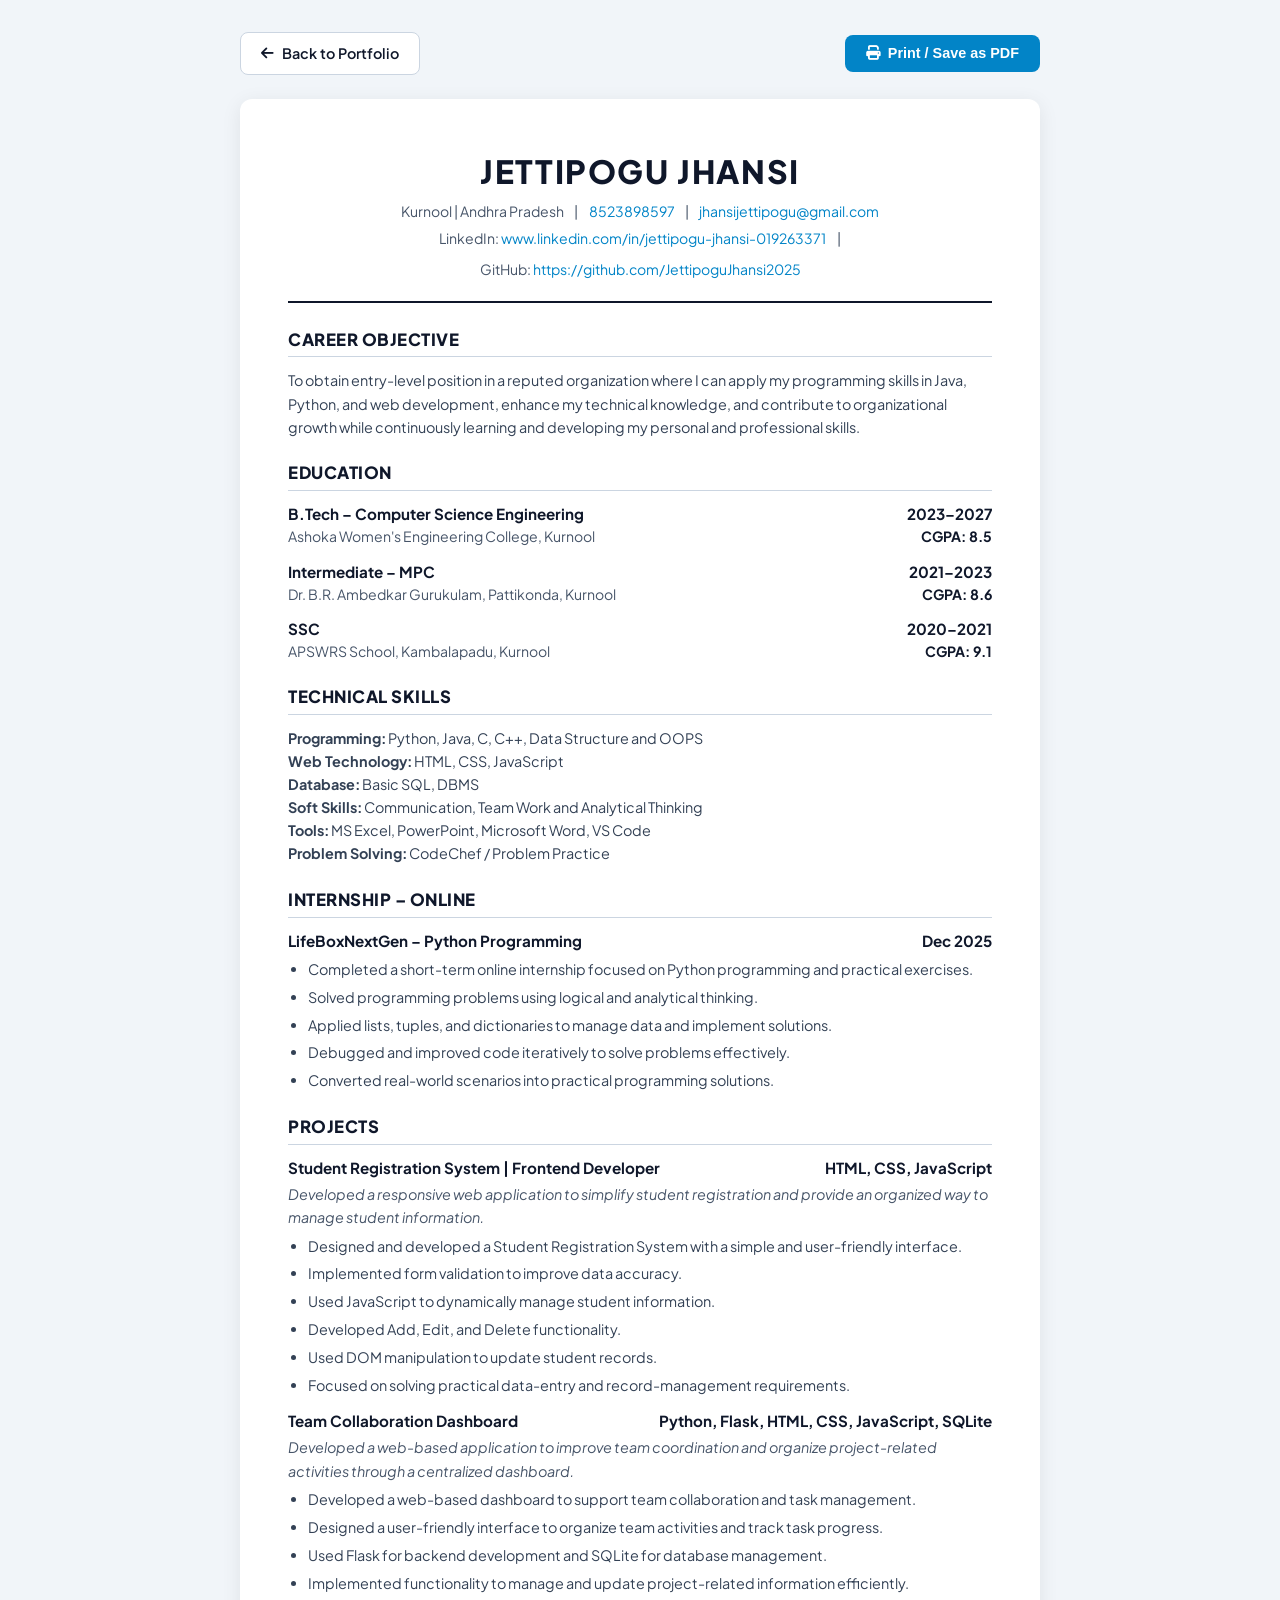
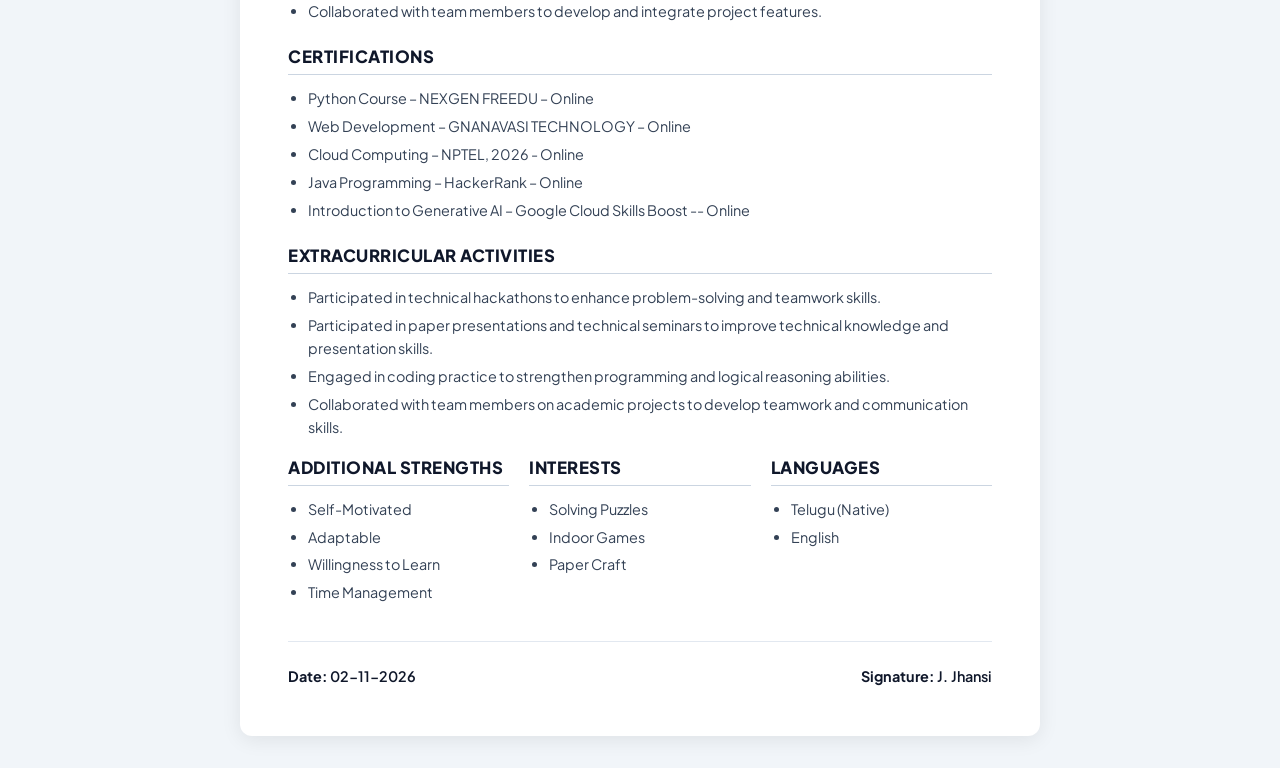
<file: Portfolio/resume.html>
<!DOCTYPE html>
<html lang="en">
<head>
  <meta charset="UTF-8" />
  <meta name="viewport" content="width=device-width, initial-scale=1.0" />
  <title>Resume - Jettipogu Jhansi | Computer Science Engineering</title>
  <link rel="preconnect" href="https://fonts.googleapis.com" />
  <link rel="preconnect" href="https://fonts.gstatic.com" crossorigin />
  <link href="https://fonts.googleapis.com/css2?family=Plus+Jakarta+Sans:wght@400;500;600;700;800&display=swap" rel="stylesheet" />
  <link rel="stylesheet" href="https://cdnjs.cloudflare.com/ajax/libs/font-awesome/6.5.1/css/all.min.css" />
  <style>
    * {
      box-sizing: border-box;
      margin: 0;
      padding: 0;
    }
    body {
      font-family: 'Plus Jakarta Sans', -apple-system, BlinkMacSystemFont, 'Segoe UI', Roboto, sans-serif;
      background-color: #f1f5f9;
      color: #0f172a;
      line-height: 1.5;
      padding: 2rem 1rem;
    }
    .top-toolbar {
      max-width: 800px;
      margin: 0 auto 1.5rem auto;
      display: flex;
      justify-content: space-between;
      align-items: center;
    }
    .btn {
      display: inline-flex;
      align-items: center;
      gap: 0.5rem;
      padding: 0.6rem 1.25rem;
      font-size: 0.9rem;
      font-weight: 600;
      border-radius: 8px;
      text-decoration: none;
      cursor: pointer;
      border: 1px solid transparent;
      transition: all 0.2s ease;
    }
    .btn-back {
      background: #ffffff;
      color: #0f172a;
      border-color: #cbd5e1;
    }
    .btn-back:hover {
      background: #f8fafc;
      border-color: #94a3b8;
    }
    .btn-print {
      background: #0284c7;
      color: #ffffff;
    }
    .btn-print:hover {
      background: #0369a1;
    }
    .resume-sheet {
      max-width: 800px;
      margin: 0 auto;
      background: #ffffff;
      padding: 3rem;
      border-radius: 12px;
      box-shadow: 0 4px 20px rgba(0, 0, 0, 0.08);
    }
    .header {
      text-align: center;
      border-bottom: 2px solid #0f172a;
      padding-bottom: 1.25rem;
      margin-bottom: 1.5rem;
    }
    h1 {
      font-size: 2rem;
      font-weight: 800;
      letter-spacing: 0.05em;
      color: #0f172a;
      margin-bottom: 0.4rem;
    }
    .contact-line {
      font-size: 0.88rem;
      color: #475569;
      display: flex;
      flex-wrap: wrap;
      justify-content: center;
      gap: 0.65rem;
    }
    .contact-line a {
      color: #0284c7;
      text-decoration: none;
    }
    .contact-line a:hover {
      text-decoration: underline;
    }
    .section-title {
      font-size: 1.05rem;
      font-weight: 800;
      text-transform: uppercase;
      color: #0f172a;
      border-bottom: 1.5px solid #cbd5e1;
      padding-bottom: 0.3rem;
      margin-top: 1.35rem;
      margin-bottom: 0.75rem;
      letter-spacing: 0.03em;
    }
    .entry {
      margin-bottom: 0.85rem;
    }
    .entry-head {
      display: flex;
      justify-content: space-between;
      font-weight: 700;
      font-size: 0.95rem;
      color: #0f172a;
    }
    .entry-sub {
      display: flex;
      justify-content: space-between;
      font-size: 0.88rem;
      color: #475569;
    }
    .entry-sub .cgpa {
      font-weight: 700;
      color: #0f172a;
    }
    p, li {
      font-size: 0.9rem;
      color: #334155;
      line-height: 1.6;
    }
    ul {
      list-style-type: disc;
      padding-left: 1.25rem;
      margin-top: 0.35rem;
    }
    li {
      margin-bottom: 0.3rem;
    }
    .grid-3 {
      display: grid;
      grid-template-columns: 1fr 1fr 1fr;
      gap: 1.25rem;
      margin-top: 1rem;
    }
    .sign-date {
      display: flex;
      justify-content: space-between;
      margin-top: 2rem;
      padding-top: 1.5rem;
      border-top: 1px solid #e2e8f0;
      font-size: 0.9rem;
      font-weight: 600;
      color: #0f172a;
    }
    @media print {
      body {
        background: #ffffff;
        padding: 0;
      }
      .top-toolbar {
        display: none !important;
      }
      .resume-sheet {
        box-shadow: none;
        padding: 0;
        margin: 0;
        max-width: 100%;
        border-radius: 0;
      }
    }
  </style>
</head>
<body>
  <div class="top-toolbar">
    <a href="index.html" class="btn btn-back">
      <i class="fa-solid fa-arrow-left"></i> Back to Portfolio
    </a>
    <button onclick="window.print()" class="btn btn-print">
      <i class="fa-solid fa-print"></i> Print / Save as PDF
    </button>
  </div>

  <main class="resume-sheet">
    <header class="header">
      <h1>JETTIPOGU JHANSI</h1>
      <div class="contact-line">
        <span>Kurnool | Andhra Pradesh</span>
        <span>|</span>
        <span><a href="tel:+918523898597">8523898597</a></span>
        <span>|</span>
        <span><a href="mailto:jhansijettipogu@gmail.com">jhansijettipogu@gmail.com</a></span>
      </div>
      <div class="contact-line" style="margin-top: 0.35rem;">
        <span>LinkedIn: <a href="https://www.linkedin.com/in/jettipogu-jhansi-019263371" target="_blank">www.linkedin.com/in/jettipogu-jhansi-019263371</a></span>
        <span>|</span>
        <span>GitHub: <a href="https://github.com/JettipoguJhansi2025" target="_blank">https://github.com/JettipoguJhansi2025</a></span>
      </div>
    </header>

    <section>
      <h2 class="section-title">Career Objective</h2>
      <p>
        To obtain entry-level position in a reputed organization where I can apply my programming skills in Java, Python, and web development, enhance my technical knowledge, and contribute to organizational growth while continuously learning and developing my personal and professional skills.
      </p>
    </section>

    <section>
      <h2 class="section-title">Education</h2>
      <div class="entry">
        <div class="entry-head">
          <span>B.Tech – Computer Science Engineering</span>
          <span>2023–2027</span>
        </div>
        <div class="entry-sub">
          <span>Ashoka Women's Engineering College, Kurnool</span>
          <span class="cgpa">CGPA: 8.5</span>
        </div>
      </div>

      <div class="entry">
        <div class="entry-head">
          <span>Intermediate – MPC</span>
          <span>2021–2023</span>
        </div>
        <div class="entry-sub">
          <span>Dr. B.R. Ambedkar Gurukulam, Pattikonda, Kurnool</span>
          <span class="cgpa">CGPA: 8.6</span>
        </div>
      </div>

      <div class="entry">
        <div class="entry-head">
          <span>SSC</span>
          <span>2020–2021</span>
        </div>
        <div class="entry-sub">
          <span>APSWRS School, Kambalapadu, Kurnool</span>
          <span class="cgpa">CGPA: 9.1</span>
        </div>
      </div>
    </section>

    <section>
      <h2 class="section-title">Technical Skills</h2>
      <p>
        <strong>Programming:</strong> Python, Java, C, C++, Data Structure and OOPS<br />
        <strong>Web Technology:</strong> HTML, CSS, JavaScript<br />
        <strong>Database:</strong> Basic SQL, DBMS<br />
        <strong>Soft Skills:</strong> Communication, Team Work and Analytical Thinking<br />
        <strong>Tools:</strong> MS Excel, PowerPoint, Microsoft Word, VS Code<br />
        <strong>Problem Solving:</strong> CodeChef / Problem Practice
      </p>
    </section>

    <section>
      <h2 class="section-title">Internship – Online</h2>
      <div class="entry">
        <div class="entry-head">
          <span>LifeBoxNextGen – Python Programming</span>
          <span>Dec 2025</span>
        </div>
        <ul>
          <li>Completed a short-term online internship focused on Python programming and practical exercises.</li>
          <li>Solved programming problems using logical and analytical thinking.</li>
          <li>Applied lists, tuples, and dictionaries to manage data and implement solutions.</li>
          <li>Debugged and improved code iteratively to solve problems effectively.</li>
          <li>Converted real-world scenarios into practical programming solutions.</li>
        </ul>
      </div>
    </section>

    <section>
      <h2 class="section-title">Projects</h2>
      <div class="entry">
        <div class="entry-head">
          <span>Student Registration System | Frontend Developer</span>
          <span>HTML, CSS, JavaScript</span>
        </div>
        <p style="margin-top: 0.2rem; font-style: italic; color: #475569;">
          Developed a responsive web application to simplify student registration and provide an organized way to manage student information.
        </p>
        <ul>
          <li>Designed and developed a Student Registration System with a simple and user-friendly interface.</li>
          <li>Implemented form validation to improve data accuracy.</li>
          <li>Used JavaScript to dynamically manage student information.</li>
          <li>Developed Add, Edit, and Delete functionality.</li>
          <li>Used DOM manipulation to update student records.</li>
          <li>Focused on solving practical data-entry and record-management requirements.</li>
        </ul>
      </div>

      <div class="entry" style="margin-top: 0.85rem;">
        <div class="entry-head">
          <span>Team Collaboration Dashboard</span>
          <span>Python, Flask, HTML, CSS, JavaScript, SQLite</span>
        </div>
        <p style="margin-top: 0.2rem; font-style: italic; color: #475569;">
          Developed a web-based application to improve team coordination and organize project-related activities through a centralized dashboard.
        </p>
        <ul>
          <li>Developed a web-based dashboard to support team collaboration and task management.</li>
          <li>Designed a user-friendly interface to organize team activities and track task progress.</li>
          <li>Used Flask for backend development and SQLite for database management.</li>
          <li>Implemented functionality to manage and update project-related information efficiently.</li>
          <li>Collaborated with team members to develop and integrate project features.</li>
        </ul>
      </div>
    </section>

    <section>
      <h2 class="section-title">Certifications</h2>
      <ul>
        <li>Python Course – NEXGEN FREEDU – Online</li>
        <li>Web Development – GNANAVASI TECHNOLOGY – Online</li>
        <li>Cloud Computing – NPTEL, 2026 - Online</li>
        <li>Java Programming – HackerRank – Online</li>
        <li>Introduction to Generative AI – Google Cloud Skills Boost -- Online</li>
      </ul>
    </section>

    <section>
      <h2 class="section-title">Extracurricular Activities</h2>
      <ul>
        <li>Participated in technical hackathons to enhance problem-solving and teamwork skills.</li>
        <li>Participated in paper presentations and technical seminars to improve technical knowledge and presentation skills.</li>
        <li>Engaged in coding practice to strengthen programming and logical reasoning abilities.</li>
        <li>Collaborated with team members on academic projects to develop teamwork and communication skills.</li>
      </ul>
    </section>

    <section class="grid-3">
      <div>
        <h2 class="section-title" style="margin-top: 0;">Additional Strengths</h2>
        <ul>
          <li>Self-Motivated</li>
          <li>Adaptable</li>
          <li>Willingness to Learn</li>
          <li>Time Management</li>
        </ul>
      </div>

      <div>
        <h2 class="section-title" style="margin-top: 0;">Interests</h2>
        <ul>
          <li>Solving Puzzles</li>
          <li>Indoor Games</li>
          <li>Paper Craft</li>
        </ul>
      </div>

      <div>
        <h2 class="section-title" style="margin-top: 0;">Languages</h2>
        <ul>
          <li>Telugu (Native)</li>
          <li>English</li>
        </ul>
      </div>
    </section>

    <footer class="sign-date">
      <div><strong>Date:</strong> 02-11-2026</div>
      <div><strong>Signature:</strong> J. Jhansi</div>
    </footer>
  </main>
</body>
</html>
</file>
<file: Portfolio/assets/css/styles.css>
/* ==========================================================================
   PORTFOLIO STYLESHEET - JETTIPOGU JHANSI
   Theme: Clean, Elegant Navy Blue, Light Blue & White
   Author: Jettipogu Jhansi
   ========================================================================== */

/* --- CSS VARIABLES & THEMES --- */
:root {
  /* Light Theme Palette (Default) */
  --bg-primary: #ffffff;
  --bg-secondary: #f8fafc;
  --bg-tertiary: #f0f7ff;
  --bg-card: #ffffff;
  --bg-card-hover: #ffffff;
  --bg-glass: rgba(255, 255, 255, 0.85);

  --text-primary: #0f172a;       /* Deep Navy / Slate */
  --text-secondary: #334155;     /* Slate */
  --text-muted: #64748b;         /* Muted Slate */
  --text-light: #94a3b8;

  --navy-900: #0a192f;
  --navy-800: #0f172a;
  --navy-700: #1e293b;
  --navy-600: #1e3a8a;          /* Rich Navy Blue */
  --navy-500: #1d4ed8;

  --blue-primary: #0284c7;       /* Vibrant Sky/Light Blue */
  --blue-hover: #0369a1;
  --blue-light: #38bdf8;
  --blue-soft: #e0f2fe;
  --blue-glow: rgba(2, 132, 199, 0.25);

  --accent-gradient: linear-gradient(135deg, #1e3a8a 0%, #0284c7 60%, #38bdf8 100%);
  --accent-gradient-subtle: linear-gradient(135deg, rgba(30, 58, 138, 0.06) 0%, rgba(2, 132, 199, 0.1) 100%);
  --navy-gradient: linear-gradient(135deg, #0a192f 0%, #1e3a8a 100%);

  --border-color: #e2e8f0;
  --border-light: #f1f5f9;
  --border-accent: rgba(2, 132, 199, 0.35);

  --shadow-sm: 0 1px 3px rgba(15, 23, 42, 0.06);
  --shadow-md: 0 4px 14px rgba(15, 23, 42, 0.08);
  --shadow-lg: 0 10px 30px rgba(15, 23, 42, 0.1);
  --shadow-hover: 0 18px 38px rgba(2, 132, 199, 0.15);
  --shadow-card: 0 4px 20px rgba(15, 23, 42, 0.05);

  --font-sans: 'Plus Jakarta Sans', -apple-system, BlinkMacSystemFont, 'Segoe UI', Roboto, sans-serif;
  --font-mono: 'Fira Code', monospace;

  --radius-sm: 6px;
  --radius-md: 12px;
  --radius-lg: 20px;
  --radius-full: 9999px;

  --transition-fast: 0.15s ease;
  --transition-normal: 0.3s cubic-bezier(0.16, 1, 0.3, 1);
  --transition-slow: 0.5s cubic-bezier(0.16, 1, 0.3, 1);
}

/* Dark Theme Variables */
[data-theme="dark"] {
  --bg-primary: #070d19;         /* Very Deep Midnight Navy */
  --bg-secondary: #0b1528;       /* Deep Navy */
  --bg-tertiary: #101d36;       /* Soft Midnight Blue */
  --bg-card: #0f1c34;            /* Dark Navy Card */
  --bg-card-hover: #142442;
  --bg-glass: rgba(11, 21, 40, 0.85);

  --text-primary: #f8fafc;
  --text-secondary: #cbd5e1;
  --text-muted: #94a3b8;
  --text-light: #64748b;

  --navy-600: #38bdf8;
  --blue-primary: #38bdf8;
  --blue-hover: #7dd3fc;
  --blue-light: #bae6fd;
  --blue-soft: rgba(56, 189, 248, 0.12);
  --blue-glow: rgba(56, 189, 248, 0.3);

  --accent-gradient: linear-gradient(135deg, #38bdf8 0%, #60a5fa 60%, #93c5fd 100%);
  --accent-gradient-subtle: linear-gradient(135deg, rgba(56, 189, 248, 0.12) 0%, rgba(96, 165, 250, 0.06) 100%);
  --navy-gradient: linear-gradient(135deg, #0f1c34 0%, #1e3a8a 100%);

  --border-color: #1e2e4a;
  --border-light: #16243d;
  --border-accent: rgba(56, 189, 248, 0.35);

  --shadow-sm: 0 1px 3px rgba(0, 0, 0, 0.3);
  --shadow-md: 0 4px 14px rgba(0, 0, 0, 0.35);
  --shadow-lg: 0 10px 30px rgba(0, 0, 0, 0.5);
  --shadow-hover: 0 18px 38px rgba(56, 189, 248, 0.2);
  --shadow-card: 0 4px 20px rgba(0, 0, 0, 0.4);
}

/* --- BASE & RESETS --- */
*, *::before, *::after {
  box-sizing: border-box;
  margin: 0;
  padding: 0;
}

html {
  scroll-behavior: smooth;
  font-size: 16px;
  -webkit-text-size-adjust: 100%;
}

body {
  font-family: var(--font-sans);
  background-color: var(--bg-primary);
  color: var(--text-primary);
  line-height: 1.65;
  transition: background-color var(--transition-normal), color var(--transition-normal);
  overflow-x: hidden;
  position: relative;
}

a {
  color: inherit;
  text-decoration: none;
  transition: color var(--transition-fast);
}

img {
  max-width: 100%;
  height: auto;
  display: block;
}

ul, ol {
  list-style: none;
}

button, input, textarea {
  font: inherit;
  color: inherit;
}

/* Custom Scrollbar */
::-webkit-scrollbar {
  width: 9px;
}
::-webkit-scrollbar-track {
  background: var(--bg-secondary);
}
::-webkit-scrollbar-thumb {
  background: #cbd5e1;
  border-radius: var(--radius-full);
}
[data-theme="dark"] ::-webkit-scrollbar-thumb {
  background: #1e3a8a;
}
::-webkit-scrollbar-thumb:hover {
  background: var(--blue-primary);
}

/* --- LAYOUT UTILITIES --- */
.container {
  width: 100%;
  max-width: 1200px;
  margin: 0 auto;
  padding: 0 1.5rem;
}

.section {
  padding: 5.5rem 0;
  position: relative;
}

.section-alt {
  background-color: var(--bg-secondary);
}

.section-header {
  text-align: center;
  margin-bottom: 3.5rem;
  max-width: 720px;
  margin-left: auto;
  margin-right: auto;
}

.section-badge {
  display: inline-flex;
  align-items: center;
  gap: 0.5rem;
  padding: 0.35rem 1rem;
  background-color: var(--blue-soft);
  color: var(--navy-600);
  font-size: 0.85rem;
  font-weight: 600;
  letter-spacing: 0.05em;
  text-transform: uppercase;
  border-radius: var(--radius-full);
  margin-bottom: 0.85rem;
  border: 1px solid var(--border-accent);
}

[data-theme="dark"] .section-badge {
  color: var(--blue-primary);
}

.section-title {
  font-size: 2.35rem;
  font-weight: 800;
  color: var(--text-primary);
  margin-bottom: 0.85rem;
  letter-spacing: -0.02em;
  line-height: 1.25;
}

.section-subtitle {
  font-size: 1.05rem;
  color: var(--text-muted);
  line-height: 1.6;
}

/* --- BUTTONS --- */
.btn {
  display: inline-flex;
  align-items: center;
  justify-content: center;
  gap: 0.65rem;
  padding: 0.8rem 1.6rem;
  font-size: 0.95rem;
  font-weight: 600;
  border-radius: var(--radius-md);
  border: 1px solid transparent;
  cursor: pointer;
  transition: all var(--transition-normal);
  text-decoration: none;
  line-height: 1.2;
}

.btn-primary {
  background: linear-gradient(135deg, #1e3a8a 0%, #0284c7 100%);
  color: #ffffff;
  box-shadow: 0 4px 14px rgba(2, 132, 199, 0.3);
}

[data-theme="dark"] .btn-primary {
  background: linear-gradient(135deg, #0284c7 0%, #38bdf8 100%);
  color: #070d19;
  box-shadow: 0 4px 16px rgba(56, 189, 248, 0.35);
  font-weight: 700;
}

.btn-primary:hover {
  transform: translateY(-2px);
  box-shadow: 0 8px 24px rgba(2, 132, 199, 0.45);
  filter: brightness(1.08);
}

.btn-secondary {
  background-color: var(--bg-card);
  color: var(--text-primary);
  border: 1.5px solid var(--border-color);
  box-shadow: var(--shadow-sm);
}

.btn-secondary:hover {
  border-color: var(--blue-primary);
  color: var(--blue-primary);
  transform: translateY(-2px);
  box-shadow: var(--shadow-md);
}

.btn-sm {
  padding: 0.5rem 1rem;
  font-size: 0.85rem;
  border-radius: var(--radius-sm);
}

.btn-icon {
  width: 42px;
  height: 42px;
  padding: 0;
  border-radius: var(--radius-full);
}

/* --- NAVBAR --- */
.navbar {
  position: fixed;
  top: 0;
  left: 0;
  right: 0;
  z-index: 1000;
  background-color: var(--bg-glass);
  backdrop-filter: blur(14px);
  -webkit-backdrop-filter: blur(14px);
  border-bottom: 1px solid var(--border-color);
  transition: all var(--transition-normal);
  padding: 1rem 0;
}

.navbar.scrolled {
  padding: 0.7rem 0;
  box-shadow: var(--shadow-md);
}

.nav-container {
  display: flex;
  align-items: center;
  justify-content: space-between;
}

.nav-brand {
  display: flex;
  align-items: center;
  gap: 0.5rem;
  text-decoration: none;
  transition: opacity var(--transition-fast);
}

.nav-brand:hover {
  opacity: 0.9;
}

.brand-text {
  font-size: 1.45rem;
  font-weight: 800;
  color: var(--text-primary);
  letter-spacing: -0.03em;
  transition: color var(--transition-fast);
}

.nav-brand:hover .brand-text {
  color: var(--blue-primary);
}

.nav-menu {
  display: flex;
  align-items: center;
  gap: 2rem;
}

.nav-link {
  font-size: 0.92rem;
  font-weight: 600;
  color: var(--text-secondary);
  position: relative;
  padding: 0.4rem 0;
  transition: color var(--transition-fast);
}

.nav-link::after {
  content: '';
  position: absolute;
  bottom: 0;
  left: 0;
  width: 0;
  height: 2px;
  background-color: var(--blue-primary);
  transition: width var(--transition-normal);
  border-radius: var(--radius-full);
}

.nav-link:hover, .nav-link.active {
  color: var(--blue-primary);
}

.nav-link.active::after {
  width: 100%;
}

.nav-actions {
  display: flex;
  align-items: center;
  gap: 0.85rem;
}

.theme-toggle-btn {
  background: var(--bg-card);
  border: 1px solid var(--border-color);
  color: var(--text-primary);
  width: 40px;
  height: 40px;
  border-radius: var(--radius-md);
  display: flex;
  align-items: center;
  justify-content: center;
  cursor: pointer;
  transition: all var(--transition-fast);
}

.theme-toggle-btn:hover {
  border-color: var(--blue-primary);
  color: var(--blue-primary);
  transform: rotate(15deg);
}

.theme-toggle-btn .sun-icon {
  display: none;
}
.theme-toggle-btn .moon-icon {
  display: block;
}

[data-theme="dark"] .theme-toggle-btn .sun-icon {
  display: block;
  color: #facc15;
}
[data-theme="dark"] .theme-toggle-btn .moon-icon {
  display: none;
}

.nav-hamburger {
  display: none;
  background: none;
  border: none;
  font-size: 1.35rem;
  color: var(--text-primary);
  cursor: pointer;
  padding: 0.5rem;
}

/* --- HERO SECTION --- */
.hero-section {
  padding-top: 6.75rem;
  padding-bottom: 3.5rem;
  position: relative;
  overflow: hidden;
  background: radial-gradient(circle at 10% 20%, rgba(2, 132, 199, 0.07) 0%, transparent 50%),
              radial-gradient(circle at 90% 80%, rgba(30, 58, 138, 0.08) 0%, transparent 50%);
}

.hero-grid {
  display: grid;
  grid-template-columns: 1.2fr 0.8fr;
  align-items: center;
  gap: 3.5rem;
}

.hero-badge-pill {
  display: inline-flex;
  align-items: center;
  gap: 0.65rem;
  padding: 0.45rem 1.15rem;
  background: var(--blue-soft);
  border: 1px solid var(--border-accent);
  border-radius: var(--radius-full);
  font-size: 0.85rem;
  font-weight: 600;
  color: var(--navy-600);
  margin-bottom: 1.15rem;
}

[data-theme="dark"] .hero-badge-pill {
  color: var(--blue-primary);
}

.status-dot {
  width: 8px;
  height: 8px;
  background-color: #10b981;
  border-radius: 50%;
  box-shadow: 0 0 0 3px rgba(16, 185, 129, 0.25);
  animation: pulse-dot 2s infinite;
}

@keyframes pulse-dot {
  0% { box-shadow: 0 0 0 0 rgba(16, 185, 129, 0.6); }
  70% { box-shadow: 0 0 0 7px rgba(16, 185, 129, 0); }
  100% { box-shadow: 0 0 0 0 rgba(16, 185, 129, 0); }
}

.hero-title {
  font-size: 3.25rem;
  font-weight: 800;
  line-height: 1.15;
  margin-bottom: 0.75rem;
  letter-spacing: -0.03em;
  color: var(--text-primary);
}

.hero-title .gradient-text {
  background: linear-gradient(135deg, #1e3a8a, #0284c7, #38bdf8);
  -webkit-background-clip: text;
  -webkit-text-fill-color: transparent;
}

[data-theme="dark"] .hero-title .gradient-text {
  background: linear-gradient(135deg, #38bdf8, #60a5fa, #93c5fd);
  -webkit-background-clip: text;
  -webkit-text-fill-color: transparent;
}

.hero-role {
  font-size: 1.25rem;
  font-weight: 600;
  color: var(--blue-primary);
  margin-bottom: 1.15rem;
  display: flex;
  align-items: center;
  gap: 0.6rem;
}

.hero-description {
  font-size: 1.05rem;
  color: var(--text-secondary);
  line-height: 1.75;
  margin-bottom: 1.5rem;
  max-width: 600px;
}

.hero-quick-meta {
  display: flex;
  flex-wrap: wrap;
  gap: 1rem;
  margin-bottom: 1.75rem;
  font-size: 0.9rem;
  color: var(--text-muted);
}

.meta-item {
  display: inline-flex;
  align-items: center;
  gap: 0.45rem;
  background: var(--bg-card);
  padding: 0.4rem 0.85rem;
  border-radius: var(--radius-sm);
  border: 1px solid var(--border-color);
}

.meta-item i {
  color: var(--blue-primary);
}

.hero-cta-group {
  display: flex;
  flex-wrap: wrap;
  align-items: center;
  gap: 1.25rem;
  margin-bottom: 1.75rem;
}

.hero-socials {
  display: flex;
  align-items: center;
  gap: 1rem;
}

.social-label {
  font-size: 0.85rem;
  font-weight: 600;
  color: var(--text-muted);
  text-transform: uppercase;
  letter-spacing: 0.05em;
}

.social-links {
  display: flex;
  align-items: center;
  gap: 0.75rem;
}

.social-btn {
  width: 42px;
  height: 42px;
  border-radius: var(--radius-md);
  background-color: var(--bg-card);
  border: 1px solid var(--border-color);
  color: var(--text-secondary);
  display: inline-flex;
  align-items: center;
  justify-content: center;
  font-size: 1.1rem;
  transition: all var(--transition-fast);
}

.social-btn:hover {
  background-color: var(--navy-600);
  border-color: var(--navy-600);
  color: #ffffff;
  transform: translateY(-3px);
  box-shadow: 0 6px 16px rgba(30, 58, 138, 0.25);
}

/* Hero Visual / Image Frame - Clear and Unobstructed */
.hero-visual-wrapper {
  position: relative;
  display: flex;
  justify-content: center;
}

.hero-image-card {
  position: relative;
  width: 320px;
  max-width: 100%;
  border-radius: 26px;
  padding: 10px;
  background: linear-gradient(145deg, rgba(255, 255, 255, 0.95), rgba(2, 132, 199, 0.2));
  border: 1.5px solid var(--border-accent);
  box-shadow: 0 16px 40px rgba(2, 132, 199, 0.22), 0 4px 16px rgba(15, 23, 42, 0.08);
  transition: transform var(--transition-normal), box-shadow var(--transition-normal);
}

[data-theme="dark"] .hero-image-card {
  background: linear-gradient(145deg, rgba(19, 34, 56, 0.95), rgba(56, 189, 248, 0.15));
  box-shadow: 0 16px 40px rgba(0, 0, 0, 0.45), 0 0 30px rgba(56, 189, 248, 0.15);
}

.hero-image-card:hover {
  transform: translateY(-4px);
  box-shadow: 0 20px 48px rgba(2, 132, 199, 0.3);
}

.hero-image-container {
  position: relative;
  width: 100%;
  aspect-ratio: 4 / 5;
  border-radius: 18px;
  overflow: hidden;
  background-color: var(--bg-tertiary);
}

.hero-profile-img {
  width: 100%;
  height: 100%;
  object-fit: cover;
  object-position: center 18%;
  display: block;
  transition: transform var(--transition-slow);
}

.hero-image-card:hover .hero-profile-img {
  transform: scale(1.02);
}

/* --- STATS COUNTER STRIP --- */
.stats-strip {
  background-color: var(--bg-card);
  border-top: 1px solid var(--border-color);
  border-bottom: 1px solid var(--border-color);
  padding: 2.25rem 0;
}

.stats-grid {
  display: grid;
  grid-template-columns: repeat(4, 1fr);
  gap: 2rem;
  text-align: center;
}

.stat-item {
  position: relative;
}

.stat-item:not(:last-child)::after {
  content: '';
  position: absolute;
  right: -1rem;
  top: 20%;
  height: 60%;
  width: 1px;
  background-color: var(--border-color);
}

.stat-number {
  font-size: 2.25rem;
  font-weight: 800;
  color: var(--blue-primary);
  line-height: 1.1;
  margin-bottom: 0.35rem;
  font-family: var(--font-mono);
}

.stat-label {
  font-size: 0.9rem;
  font-weight: 600;
  color: var(--text-muted);
}

/* --- ABOUT SECTION --- */
.about-grid {
  display: grid;
  grid-template-columns: 1.15fr 0.85fr;
  gap: 3.5rem;
  align-items: start;
}

.about-text-col p {
  color: var(--text-secondary);
  font-size: 1.05rem;
  line-height: 1.8;
  margin-bottom: 1.25rem;
}

.career-objective-card {
  margin-top: 2rem;
  background: var(--accent-gradient-subtle);
  border-left: 4px solid var(--blue-primary);
  border-radius: var(--radius-md);
  padding: 1.5rem;
  position: relative;
}

.objective-header {
  display: flex;
  align-items: center;
  gap: 0.5rem;
  font-size: 0.95rem;
  font-weight: 700;
  color: var(--navy-600);
  text-transform: uppercase;
  letter-spacing: 0.04em;
  margin-bottom: 0.75rem;
}

[data-theme="dark"] .objective-header {
  color: var(--blue-primary);
}

.career-objective-card p {
  font-size: 0.98rem;
  font-style: italic;
  color: var(--text-primary);
  margin-bottom: 0;
  line-height: 1.7;
}

/* About Quick Info Card */
.about-info-card {
  background-color: var(--bg-card);
  border: 1px solid var(--border-color);
  border-radius: var(--radius-lg);
  padding: 2rem;
  box-shadow: var(--shadow-card);
}

.info-card-title {
  font-size: 1.25rem;
  font-weight: 700;
  color: var(--text-primary);
  margin-bottom: 1.5rem;
  display: flex;
  align-items: center;
  gap: 0.65rem;
  padding-bottom: 0.85rem;
  border-bottom: 1px solid var(--border-color);
}

.info-card-title i {
  color: var(--blue-primary);
}

.info-list {
  display: flex;
  flex-direction: column;
  gap: 1.1rem;
}

.info-row {
  display: flex;
  justify-content: space-between;
  align-items: flex-start;
  font-size: 0.92rem;
  gap: 1rem;
}

.info-label {
  font-weight: 600;
  color: var(--text-muted);
  min-width: 110px;
}

.info-val {
  font-weight: 500;
  color: var(--text-primary);
  text-align: right;
  word-break: break-word;
}

.info-val a {
  color: var(--blue-primary);
}
.info-val a:hover {
  text-decoration: underline;
}

.about-tags-group {
  margin-top: 1.75rem;
  padding-top: 1.5rem;
  border-top: 1px solid var(--border-color);
}

.tags-title {
  font-size: 0.9rem;
  font-weight: 700;
  color: var(--text-secondary);
  text-transform: uppercase;
  letter-spacing: 0.05em;
  margin-bottom: 0.85rem;
}

.tag-pills {
  display: flex;
  flex-wrap: wrap;
  gap: 0.5rem;
}

.tag-pill {
  font-size: 0.8rem;
  padding: 0.35rem 0.75rem;
  background-color: var(--bg-secondary);
  border: 1px solid var(--border-color);
  border-radius: var(--radius-full);
  font-weight: 600;
  color: var(--text-secondary);
}

/* --- EDUCATION TIMELINE --- */
.timeline-wrapper {
  position: relative;
  max-width: 860px;
  margin: 0 auto;
  padding: 1rem 0;
}

.timeline-wrapper::before {
  content: '';
  position: absolute;
  top: 0;
  bottom: 0;
  left: 28px;
  width: 2px;
  background: linear-gradient(to bottom, var(--blue-primary), var(--border-color));
}

.timeline-item {
  position: relative;
  padding-left: 70px;
  margin-bottom: 2.75rem;
}

.timeline-item:last-child {
  margin-bottom: 0;
}

.timeline-icon-box {
  position: absolute;
  left: 12px;
  top: 0;
  width: 34px;
  height: 34px;
  border-radius: 50%;
  background: var(--navy-600);
  color: #ffffff;
  display: flex;
  align-items: center;
  justify-content: center;
  font-size: 0.95rem;
  box-shadow: 0 0 0 5px var(--bg-primary), 0 4px 10px rgba(2, 132, 199, 0.4);
  z-index: 2;
  transition: transform var(--transition-normal);
}

.timeline-item:hover .timeline-icon-box {
  transform: scale(1.15);
  background: var(--blue-primary);
}

.timeline-card {
  background-color: var(--bg-card);
  border: 1px solid var(--border-color);
  border-radius: var(--radius-lg);
  padding: 1.75rem 2rem;
  box-shadow: var(--shadow-sm);
  transition: all var(--transition-normal);
  position: relative;
}

.timeline-card:hover {
  transform: translateY(-4px);
  border-color: var(--border-accent);
  box-shadow: var(--shadow-hover);
}

.timeline-header {
  display: flex;
  justify-content: space-between;
  align-items: flex-start;
  flex-wrap: wrap;
  gap: 0.75rem;
  margin-bottom: 0.5rem;
}

.timeline-degree {
  font-size: 1.25rem;
  font-weight: 700;
  color: var(--text-primary);
}

.timeline-score-badge {
  display: inline-flex;
  align-items: center;
  gap: 0.4rem;
  background-color: var(--blue-soft);
  color: var(--navy-600);
  font-size: 0.85rem;
  font-weight: 700;
  padding: 0.35rem 0.85rem;
  border-radius: var(--radius-full);
  border: 1px solid var(--border-accent);
}

[data-theme="dark"] .timeline-score-badge {
  color: var(--blue-primary);
}

.timeline-institute {
  font-size: 1.02rem;
  font-weight: 600;
  color: var(--blue-primary);
  margin-bottom: 0.4rem;
  display: flex;
  align-items: center;
  gap: 0.5rem;
}

.timeline-meta {
  display: flex;
  align-items: center;
  gap: 1.25rem;
  font-size: 0.88rem;
  color: var(--text-muted);
  margin-bottom: 0.85rem;
}

.timeline-meta span {
  display: inline-flex;
  align-items: center;
  gap: 0.35rem;
}

.timeline-details {
  font-size: 0.95rem;
  color: var(--text-secondary);
  line-height: 1.6;
}

/* --- TECHNICAL SKILLS SECTION --- */
.skills-grid {
  display: grid;
  grid-template-columns: repeat(auto-fit, minmax(280px, 1fr));
  gap: 1.75rem;
}

.skill-category-card {
  background-color: var(--bg-card);
  border: 1px solid var(--border-color);
  border-radius: var(--radius-lg);
  padding: 1.85rem;
  box-shadow: var(--shadow-sm);
  transition: all var(--transition-normal);
  display: flex;
  flex-direction: column;
}

.skill-category-card:hover {
  transform: translateY(-5px);
  border-color: var(--border-accent);
  box-shadow: var(--shadow-hover);
}

.category-header {
  display: flex;
  align-items: center;
  gap: 0.85rem;
  margin-bottom: 1.35rem;
  padding-bottom: 0.85rem;
  border-bottom: 1px solid var(--border-color);
}

.cat-icon-wrap {
  width: 44px;
  height: 44px;
  border-radius: var(--radius-md);
  background-color: var(--blue-soft);
  color: var(--navy-600);
  display: flex;
  align-items: center;
  justify-content: center;
  font-size: 1.25rem;
}

[data-theme="dark"] .cat-icon-wrap {
  color: var(--blue-primary);
}

.cat-title {
  font-size: 1.15rem;
  font-weight: 700;
  color: var(--text-primary);
}

.skills-pill-collection {
  display: flex;
  flex-wrap: wrap;
  gap: 0.65rem;
}

.skill-chip {
  display: inline-flex;
  align-items: center;
  gap: 0.5rem;
  padding: 0.55rem 0.95rem;
  background-color: var(--bg-secondary);
  border: 1px solid var(--border-color);
  border-radius: var(--radius-md);
  font-size: 0.88rem;
  font-weight: 600;
  color: var(--text-primary);
  transition: all var(--transition-fast);
}

.skill-chip:hover {
  background-color: var(--blue-soft);
  border-color: var(--border-accent);
  color: var(--navy-600);
  transform: translateY(-2px);
}

[data-theme="dark"] .skill-chip:hover {
  color: var(--blue-primary);
}

.skill-chip i {
  color: var(--blue-primary);
  font-size: 1rem;
}

/* --- PROJECTS SECTION --- */
.projects-grid {
  display: grid;
  grid-template-columns: repeat(auto-fit, minmax(360px, 1fr));
  gap: 2.25rem;
}

.project-card {
  background-color: var(--bg-card);
  border: 1px solid var(--border-color);
  border-radius: var(--radius-lg);
  overflow: hidden;
  box-shadow: var(--shadow-sm);
  transition: all var(--transition-normal);
  display: flex;
  flex-direction: column;
}

.project-card:hover {
  transform: translateY(-6px);
  border-color: var(--border-accent);
  box-shadow: var(--shadow-hover);
}

.project-card-header {
  padding: 1.75rem 1.85rem 0.75rem;
  display: flex;
  justify-content: space-between;
  align-items: flex-start;
  gap: 1rem;
}

.project-type-tag {
  display: inline-flex;
  align-items: center;
  gap: 0.35rem;
  font-size: 0.78rem;
  font-weight: 700;
  text-transform: uppercase;
  letter-spacing: 0.05em;
  color: var(--blue-primary);
  background: var(--blue-soft);
  padding: 0.3rem 0.75rem;
  border-radius: var(--radius-full);
}

.project-title {
  font-size: 1.35rem;
  font-weight: 700;
  color: var(--text-primary);
  margin-top: 0.5rem;
  margin-bottom: 0.35rem;
}

.project-role-badge {
  display: inline-block;
  font-size: 0.85rem;
  font-weight: 600;
  color: var(--text-muted);
}

.project-card-body {
  padding: 0.85rem 1.85rem 1.5rem;
  flex: 1;
}

.project-features-list {
  display: flex;
  flex-direction: column;
  gap: 0.65rem;
  margin-bottom: 1.5rem;
}

.feature-point {
  display: flex;
  align-items: flex-start;
  gap: 0.65rem;
  font-size: 0.92rem;
  color: var(--text-secondary);
  line-height: 1.55;
}

.feature-point i {
  color: var(--blue-primary);
  margin-top: 0.25rem;
  font-size: 0.8rem;
  flex-shrink: 0;
}

.project-tech-stack {
  display: flex;
  flex-wrap: wrap;
  gap: 0.45rem;
  margin-top: 1.25rem;
  padding-top: 1.25rem;
  border-top: 1px solid var(--border-color);
}

.tech-tag {
  font-family: var(--font-mono);
  font-size: 0.78rem;
  font-weight: 600;
  background-color: var(--bg-secondary);
  color: var(--navy-600);
  padding: 0.28rem 0.65rem;
  border-radius: var(--radius-sm);
  border: 1px solid var(--border-color);
}

[data-theme="dark"] .tech-tag {
  color: var(--blue-primary);
}

.project-card-footer {
  padding: 1.25rem 1.85rem;
  background-color: var(--bg-secondary);
  border-top: 1px solid var(--border-color);
  display: flex;
  align-items: center;
  justify-content: space-between;
}

.project-github-link {
  display: inline-flex;
  align-items: center;
  gap: 0.5rem;
  font-size: 0.9rem;
  font-weight: 600;
  color: var(--text-primary);
  transition: color var(--transition-fast);
}

.project-github-link:hover {
  color: var(--blue-primary);
}

/* --- INTERNSHIP SECTION --- */
.internship-card {
  background-color: var(--bg-card);
  border: 1px solid var(--border-color);
  border-radius: var(--radius-lg);
  padding: 2.25rem;
  box-shadow: var(--shadow-sm);
  transition: all var(--transition-normal);
  max-width: 900px;
  margin: 0 auto;
}

.internship-card:hover {
  border-color: var(--border-accent);
  box-shadow: var(--shadow-hover);
}

.internship-top {
  display: flex;
  justify-content: space-between;
  align-items: flex-start;
  flex-wrap: wrap;
  gap: 1rem;
  margin-bottom: 1.25rem;
  padding-bottom: 1.25rem;
  border-bottom: 1px solid var(--border-color);
}

.internship-company {
  font-size: 1.4rem;
  font-weight: 800;
  color: var(--text-primary);
}

.internship-role {
  font-size: 1.05rem;
  font-weight: 600;
  color: var(--blue-primary);
}

.internship-meta-pills {
  display: flex;
  align-items: center;
  gap: 0.75rem;
}

.internship-badge {
  display: inline-flex;
  align-items: center;
  gap: 0.35rem;
  font-size: 0.85rem;
  font-weight: 600;
  padding: 0.35rem 0.85rem;
  background: var(--blue-soft);
  color: var(--navy-600);
  border-radius: var(--radius-full);
}

[data-theme="dark"] .internship-badge {
  color: var(--blue-primary);
}

.internship-points {
  display: grid;
  grid-template-columns: repeat(auto-fit, minmax(320px, 1fr));
  gap: 1rem 1.75rem;
  margin-top: 1.25rem;
}

.intern-point {
  display: flex;
  align-items: flex-start;
  gap: 0.65rem;
  font-size: 0.95rem;
  color: var(--text-secondary);
}

.intern-point i {
  color: #10b981;
  margin-top: 0.3rem;
  font-size: 0.85rem;
  flex-shrink: 0;
}

/* --- CERTIFICATIONS SECTION --- */
.certs-grid {
  display: grid;
  grid-template-columns: repeat(auto-fit, minmax(300px, 1fr));
  gap: 1.75rem;
}

.cert-card {
  background-color: var(--bg-card);
  border: 1px solid var(--border-color);
  border-radius: var(--radius-lg);
  padding: 1.75rem;
  box-shadow: var(--shadow-sm);
  transition: all var(--transition-normal);
  display: flex;
  flex-direction: column;
}

.cert-card:hover {
  transform: translateY(-5px);
  border-color: var(--border-accent);
  box-shadow: var(--shadow-hover);
}

.cert-icon-strip {
  display: flex;
  align-items: center;
  justify-content: space-between;
  margin-bottom: 1.2rem;
}

.cert-icon {
  width: 46px;
  height: 46px;
  border-radius: var(--radius-md);
  background: var(--accent-gradient-subtle);
  border: 1px solid var(--border-accent);
  color: var(--navy-600);
  display: flex;
  align-items: center;
  justify-content: center;
  font-size: 1.35rem;
}

[data-theme="dark"] .cert-icon {
  color: var(--blue-primary);
}

.cert-mode-badge {
  font-size: 0.75rem;
  font-weight: 700;
  text-transform: uppercase;
  letter-spacing: 0.05em;
  padding: 0.25rem 0.65rem;
  background-color: var(--bg-secondary);
  border: 1px solid var(--border-color);
  border-radius: var(--radius-full);
  color: var(--text-muted);
}

.cert-title {
  font-size: 1.15rem;
  font-weight: 700;
  color: var(--text-primary);
  margin-bottom: 0.45rem;
  line-height: 1.35;
}

.cert-issuer {
  font-size: 0.92rem;
  font-weight: 600;
  color: var(--blue-primary);
  margin-bottom: 1.1rem;
}

.cert-footer {
  margin-top: auto;
  padding-top: 1rem;
  border-top: 1px solid var(--border-color);
  display: flex;
  align-items: center;
  justify-content: space-between;
  font-size: 0.85rem;
  color: var(--text-muted);
}

/* --- ACHIEVEMENTS & ACTIVITIES SECTION --- */
.achievements-grid {
  display: grid;
  grid-template-columns: repeat(auto-fit, minmax(280px, 1fr));
  gap: 1.5rem;
}

.achievement-card {
  background-color: var(--bg-card);
  border: 1px solid var(--border-color);
  border-radius: var(--radius-lg);
  padding: 1.5rem 1.75rem;
  display: flex;
  align-items: flex-start;
  gap: 1.15rem;
  box-shadow: var(--shadow-sm);
  transition: all var(--transition-normal);
}

.achievement-card:hover {
  transform: translateY(-4px);
  border-color: var(--border-accent);
  box-shadow: var(--shadow-hover);
}

.achieve-icon-wrap {
  width: 44px;
  height: 44px;
  border-radius: var(--radius-md);
  background: var(--blue-soft);
  color: var(--navy-600);
  display: flex;
  align-items: center;
  justify-content: center;
  font-size: 1.25rem;
  flex-shrink: 0;
}

[data-theme="dark"] .achieve-icon-wrap {
  color: var(--blue-primary);
}

.achieve-content h4 {
  font-size: 1.05rem;
  font-weight: 700;
  color: var(--text-primary);
  margin-bottom: 0.35rem;
}

.achieve-content p {
  font-size: 0.9rem;
  color: var(--text-secondary);
  line-height: 1.55;
}

/* --- STRENGTHS & INTERESTS SECTION --- */
.attributes-grid {
  display: grid;
  grid-template-columns: 1fr 1fr;
  gap: 2.5rem;
}

.attribute-card {
  background-color: var(--bg-card);
  border: 1px solid var(--border-color);
  border-radius: var(--radius-lg);
  padding: 2.25rem;
  box-shadow: var(--shadow-sm);
}

.attribute-title {
  font-size: 1.35rem;
  font-weight: 700;
  color: var(--text-primary);
  margin-bottom: 1.5rem;
  display: flex;
  align-items: center;
  gap: 0.75rem;
  padding-bottom: 0.85rem;
  border-bottom: 1px solid var(--border-color);
}

.attribute-title i {
  color: var(--blue-primary);
}

.attribute-items-list {
  display: grid;
  grid-template-columns: repeat(auto-fit, minmax(180px, 1fr));
  gap: 1rem;
}

.attr-item {
  display: flex;
  align-items: center;
  gap: 0.75rem;
  background-color: var(--bg-secondary);
  padding: 0.85rem 1.15rem;
  border-radius: var(--radius-md);
  border: 1px solid var(--border-color);
  font-size: 0.95rem;
  font-weight: 600;
  color: var(--text-primary);
  transition: all var(--transition-fast);
}

.attr-item:hover {
  border-color: var(--border-accent);
  background-color: var(--blue-soft);
  color: var(--navy-600);
}

[data-theme="dark"] .attr-item:hover {
  color: var(--blue-primary);
}

.attr-item i {
  color: var(--blue-primary);
}

/* --- CONTACT SECTION --- */
.contact-grid {
  display: grid;
  grid-template-columns: 0.9fr 1.1fr;
  gap: 3rem;
  align-items: start;
}

.contact-info-panel {
  display: flex;
  flex-direction: column;
  gap: 1.5rem;
}

.contact-card-box {
  background-color: var(--bg-card);
  border: 1px solid var(--border-color);
  border-radius: var(--radius-lg);
  padding: 1.5rem 1.75rem;
  display: flex;
  align-items: flex-start;
  gap: 1.25rem;
  box-shadow: var(--shadow-sm);
  transition: all var(--transition-normal);
}

.contact-card-box:hover {
  transform: translateY(-3px);
  border-color: var(--border-accent);
  box-shadow: var(--shadow-hover);
}

.contact-icon-box {
  width: 48px;
  height: 48px;
  border-radius: var(--radius-md);
  background: var(--blue-soft);
  color: var(--navy-600);
  display: flex;
  align-items: center;
  justify-content: center;
  font-size: 1.35rem;
  flex-shrink: 0;
}

[data-theme="dark"] .contact-icon-box {
  color: var(--blue-primary);
}

.contact-detail-content h4 {
  font-size: 0.9rem;
  font-weight: 600;
  color: var(--text-muted);
  text-transform: uppercase;
  letter-spacing: 0.04em;
  margin-bottom: 0.35rem;
}

.contact-detail-content a,
.contact-detail-content p {
  font-size: 1.05rem;
  font-weight: 600;
  color: var(--text-primary);
  word-break: break-word;
}

.contact-detail-content a:hover {
  color: var(--blue-primary);
  text-decoration: underline;
}

.social-connect-card {
  background: var(--accent-gradient-subtle);
  border: 1px solid var(--border-accent);
  border-radius: var(--radius-lg);
  padding: 1.75rem;
}

.social-connect-card h4 {
  font-size: 1.1rem;
  font-weight: 700;
  color: var(--text-primary);
  margin-bottom: 0.5rem;
}

.social-connect-card p {
  font-size: 0.9rem;
  color: var(--text-secondary);
  margin-bottom: 1.25rem;
}

.contact-social-buttons {
  display: flex;
  gap: 0.85rem;
}

/* Contact Form */
.contact-form-panel {
  background-color: var(--bg-card);
  border: 1px solid var(--border-color);
  border-radius: var(--radius-lg);
  padding: 2.5rem;
  box-shadow: var(--shadow-card);
}

.form-title {
  font-size: 1.4rem;
  font-weight: 700;
  color: var(--text-primary);
  margin-bottom: 0.5rem;
}

.form-subtitle {
  font-size: 0.92rem;
  color: var(--text-muted);
  margin-bottom: 1.75rem;
}

.form-group {
  margin-bottom: 1.35rem;
}

.form-label {
  display: block;
  font-size: 0.88rem;
  font-weight: 600;
  color: var(--text-primary);
  margin-bottom: 0.45rem;
}

.form-control {
  width: 100%;
  padding: 0.8rem 1.1rem;
  font-size: 0.95rem;
  background-color: var(--bg-secondary);
  border: 1px solid var(--border-color);
  border-radius: var(--radius-md);
  color: var(--text-primary);
  transition: all var(--transition-fast);
  outline: none;
}

.form-control:focus {
  border-color: var(--blue-primary);
  background-color: var(--bg-card);
  box-shadow: 0 0 0 3px var(--blue-glow);
}

textarea.form-control {
  resize: vertical;
  min-height: 130px;
}

.form-submit-btn {
  width: 100%;
  padding: 0.95rem;
  font-size: 1rem;
  margin-top: 0.5rem;
}

/* Toast Notification */
.toast-notice {
  position: fixed;
  bottom: 2rem;
  right: 2rem;
  background: var(--navy-800);
  color: #ffffff;
  padding: 1rem 1.5rem;
  border-radius: var(--radius-md);
  box-shadow: 0 10px 30px rgba(0, 0, 0, 0.35);
  display: flex;
  align-items: center;
  gap: 0.85rem;
  z-index: 9999;
  transform: translateY(120%);
  opacity: 0;
  transition: all var(--transition-normal);
  border-left: 4px solid #10b981;
}

.toast-notice.show {
  transform: translateY(0);
  opacity: 1;
}

/* --- RESUME MODAL --- */
.modal-overlay {
  position: fixed;
  top: 0;
  left: 0;
  right: 0;
  bottom: 0;
  background: rgba(10, 25, 47, 0.7);
  backdrop-filter: blur(6px);
  -webkit-backdrop-filter: blur(6px);
  z-index: 2000;
  display: flex;
  align-items: center;
  justify-content: center;
  padding: 1.5rem;
  opacity: 0;
  pointer-events: none;
  transition: opacity var(--transition-normal);
}

.modal-overlay.active {
  opacity: 1;
  pointer-events: auto;
}

.modal-content {
  background: var(--bg-card);
  border: 1px solid var(--border-color);
  border-radius: var(--radius-lg);
  width: 100%;
  max-width: 860px;
  max-height: 90vh;
  display: flex;
  flex-direction: column;
  box-shadow: var(--shadow-lg);
  overflow: hidden;
  transform: scale(0.95);
  transition: transform var(--transition-normal);
}

.modal-overlay.active .modal-content {
  transform: scale(1);
}

.modal-header {
  padding: 1.25rem 1.75rem;
  border-bottom: 1px solid var(--border-color);
  display: flex;
  align-items: center;
  justify-content: space-between;
  background-color: var(--bg-secondary);
}

.modal-title {
  font-size: 1.2rem;
  font-weight: 700;
  color: var(--text-primary);
  display: flex;
  align-items: center;
  gap: 0.5rem;
}

.modal-actions {
  display: flex;
  align-items: center;
  gap: 0.75rem;
}

.modal-close-btn {
  background: none;
  border: none;
  font-size: 1.25rem;
  color: var(--text-muted);
  cursor: pointer;
  padding: 0.4rem;
  display: flex;
  align-items: center;
  justify-content: center;
  border-radius: var(--radius-sm);
}

.modal-close-btn:hover {
  color: var(--text-primary);
  background: var(--border-color);
}

.modal-body {
  padding: 2rem;
  overflow-y: auto;
  font-size: 0.95rem;
  color: var(--text-secondary);
  line-height: 1.6;
}

/* Resume Paper Simulation inside Modal */
.resume-paper {
  background: #ffffff;
  color: #1e293b;
  padding: 2.5rem;
  border-radius: var(--radius-md);
  border: 1px solid #e2e8f0;
  box-shadow: 0 4px 15px rgba(0, 0, 0, 0.05);
}

.resume-header {
  text-align: center;
  border-bottom: 2px solid #0f172a;
  padding-bottom: 1.25rem;
  margin-bottom: 1.5rem;
}

.resume-name {
  font-size: 1.85rem;
  font-weight: 800;
  letter-spacing: 0.05em;
  color: #0f172a;
  margin-bottom: 0.35rem;
}

.resume-contact-line {
  font-size: 0.85rem;
  color: #475569;
  display: flex;
  flex-wrap: wrap;
  justify-content: center;
  gap: 0.75rem;
}

.resume-contact-line a {
  color: #0284c7;
  text-decoration: none;
}

.resume-section-title {
  font-size: 1rem;
  font-weight: 800;
  color: #0f172a;
  text-transform: uppercase;
  border-bottom: 1.5px solid #cbd5e1;
  padding-bottom: 0.25rem;
  margin-top: 1.25rem;
  margin-bottom: 0.75rem;
}

.resume-entry {
  margin-bottom: 0.75rem;
}

.resume-entry-top {
  display: flex;
  justify-content: space-between;
  font-weight: 700;
  font-size: 0.92rem;
  color: #0f172a;
}

.resume-entry-sub {
  display: flex;
  justify-content: space-between;
  font-size: 0.85rem;
  color: #475569;
}

.resume-ul {
  list-style: disc;
  padding-left: 1.25rem;
  margin-top: 0.35rem;
  font-size: 0.88rem;
}

.resume-ul li {
  margin-bottom: 0.25rem;
}

/* --- FOOTER --- */
.site-footer {
  background-color: var(--navy-900);
  color: #f8fafc;
  padding: 3.5rem 0 2rem;
  border-top: 1px solid var(--border-color);
  position: relative;
}

.footer-container {
  display: flex;
  flex-direction: column;
  align-items: center;
  text-align: center;
  gap: 1.75rem;
}

.footer-brand {
  display: flex;
  align-items: center;
  gap: 0.65rem;
  font-size: 1.35rem;
  font-weight: 800;
}

.footer-nav {
  display: flex;
  flex-wrap: wrap;
  justify-content: center;
  gap: 1.5rem;
  font-size: 0.92rem;
  color: #94a3b8;
}

.footer-nav a:hover {
  color: var(--blue-light);
}

.footer-socials {
  display: flex;
  gap: 1rem;
}

.footer-social-btn {
  width: 40px;
  height: 40px;
  border-radius: var(--radius-full);
  background: rgba(255, 255, 255, 0.08);
  color: #ffffff;
  display: flex;
  align-items: center;
  justify-content: center;
  transition: all var(--transition-fast);
}

.footer-social-btn:hover {
  background: var(--blue-primary);
  transform: translateY(-2px);
}

.footer-bottom-copy {
  padding-top: 1.5rem;
  border-top: 1px solid rgba(255, 255, 255, 0.1);
  width: 100%;
  font-size: 0.88rem;
  color: #94a3b8;
  display: flex;
  flex-direction: column;
  gap: 0.35rem;
}

.footer-highlight {
  color: #ffffff;
  font-weight: 600;
}

/* --- BACK TO TOP BUTTON --- */
.back-to-top {
  position: fixed;
  bottom: 2rem;
  right: 2rem;
  width: 46px;
  height: 46px;
  border-radius: var(--radius-full);
  background: var(--navy-600);
  color: #ffffff;
  border: none;
  box-shadow: 0 4px 14px rgba(2, 132, 199, 0.4);
  display: flex;
  align-items: center;
  justify-content: center;
  font-size: 1.1rem;
  cursor: pointer;
  z-index: 990;
  opacity: 0;
  visibility: hidden;
  transform: translateY(15px);
  transition: all var(--transition-normal);
}

.back-to-top.visible {
  opacity: 1;
  visibility: visible;
  transform: translateY(0);
}

.back-to-top:hover {
  background: var(--blue-primary);
  transform: translateY(-3px);
  box-shadow: 0 8px 20px rgba(2, 132, 199, 0.5);
}

/* --- ANIMATIONS ON SCROLL --- */
.reveal {
  opacity: 0;
  transform: translateY(25px);
  transition: opacity 0.6s cubic-bezier(0.16, 1, 0.3, 1), transform 0.6s cubic-bezier(0.16, 1, 0.3, 1);
}

.reveal.active {
  opacity: 1;
  transform: translateY(0);
}

/* --- RESPONSIVE BREAKPOINTS --- */
@media (max-width: 992px) {
  .hero-grid {
    grid-template-columns: 1fr;
    text-align: center;
    gap: 2.5rem;
  }

  .hero-role, .hero-quick-meta, .hero-cta-group, .hero-socials {
    justify-content: center;
  }

  .hero-visual-wrapper {
    order: -1;
  }

  .hero-image-card {
    width: 280px;
    margin: 0 auto;
  }


  .about-grid {
    grid-template-columns: 1fr;
    gap: 2.5rem;
  }

  .stats-grid {
    grid-template-columns: repeat(2, 1fr);
    gap: 1.75rem;
  }

  .stat-item:nth-child(2)::after {
    display: none;
  }

  .attributes-grid {
    grid-template-columns: 1fr;
    gap: 2rem;
  }

  .contact-grid {
    grid-template-columns: 1fr;
    gap: 2.5rem;
  }
}

@media (max-width: 768px) {
  .section {
    padding: 4rem 0;
  }

  .hero-title {
    font-size: 2.35rem;
  }

  .section-title {
    font-size: 1.95rem;
  }

  .nav-menu {
    position: fixed;
    top: 72px;
    left: 0;
    right: 0;
    background-color: var(--bg-card);
    border-bottom: 1px solid var(--border-color);
    box-shadow: var(--shadow-lg);
    flex-direction: column;
    padding: 1.75rem 2rem;
    gap: 1.25rem;
    align-items: flex-start;
    transform: translateY(-150%);
    opacity: 0;
    transition: all var(--transition-normal);
    z-index: 999;
  }

  .nav-menu.open {
    transform: translateY(0);
    opacity: 1;
  }

  .nav-hamburger {
    display: block;
  }

  .timeline-wrapper::before {
    left: 18px;
  }

  .timeline-item {
    padding-left: 50px;
  }

  .timeline-icon-box {
    left: 2px;
    width: 30px;
    height: 30px;
    font-size: 0.8rem;
  }

  .timeline-card {
    padding: 1.35rem 1.25rem;
  }

  .timeline-header {
    flex-direction: column;
    align-items: flex-start;
  }

  .contact-form-panel {
    padding: 1.75rem 1.25rem;
  }

  .resume-paper {
    padding: 1.25rem;
  }

  .stats-grid {
    grid-template-columns: 1fr 1fr;
    gap: 1.25rem;
  }

  .stat-item::after {
    display: none !important;
  }
}

@media (max-width: 480px) {
  .hero-cta-group {
    flex-direction: column;
    width: 100%;
  }

  .hero-cta-group .btn {
    width: 100%;
  }

  .stats-grid {
    grid-template-columns: 1fr;
  }

  .projects-grid {
    grid-template-columns: 1fr;
  }

  .timeline-meta {
    flex-direction: column;
    align-items: flex-start;
    gap: 0.35rem;
  }
}

/* Print Styles for Resume */
@media print {
  body * {
    visibility: hidden;
  }
  .resume-paper, .resume-paper * {
    visibility: visible;
  }
  .resume-paper {
    position: absolute;
    left: 0;
    top: 0;
    width: 100%;
    margin: 0;
    padding: 1.5cm;
    box-shadow: none;
    border: none;
  }
}
</file>
